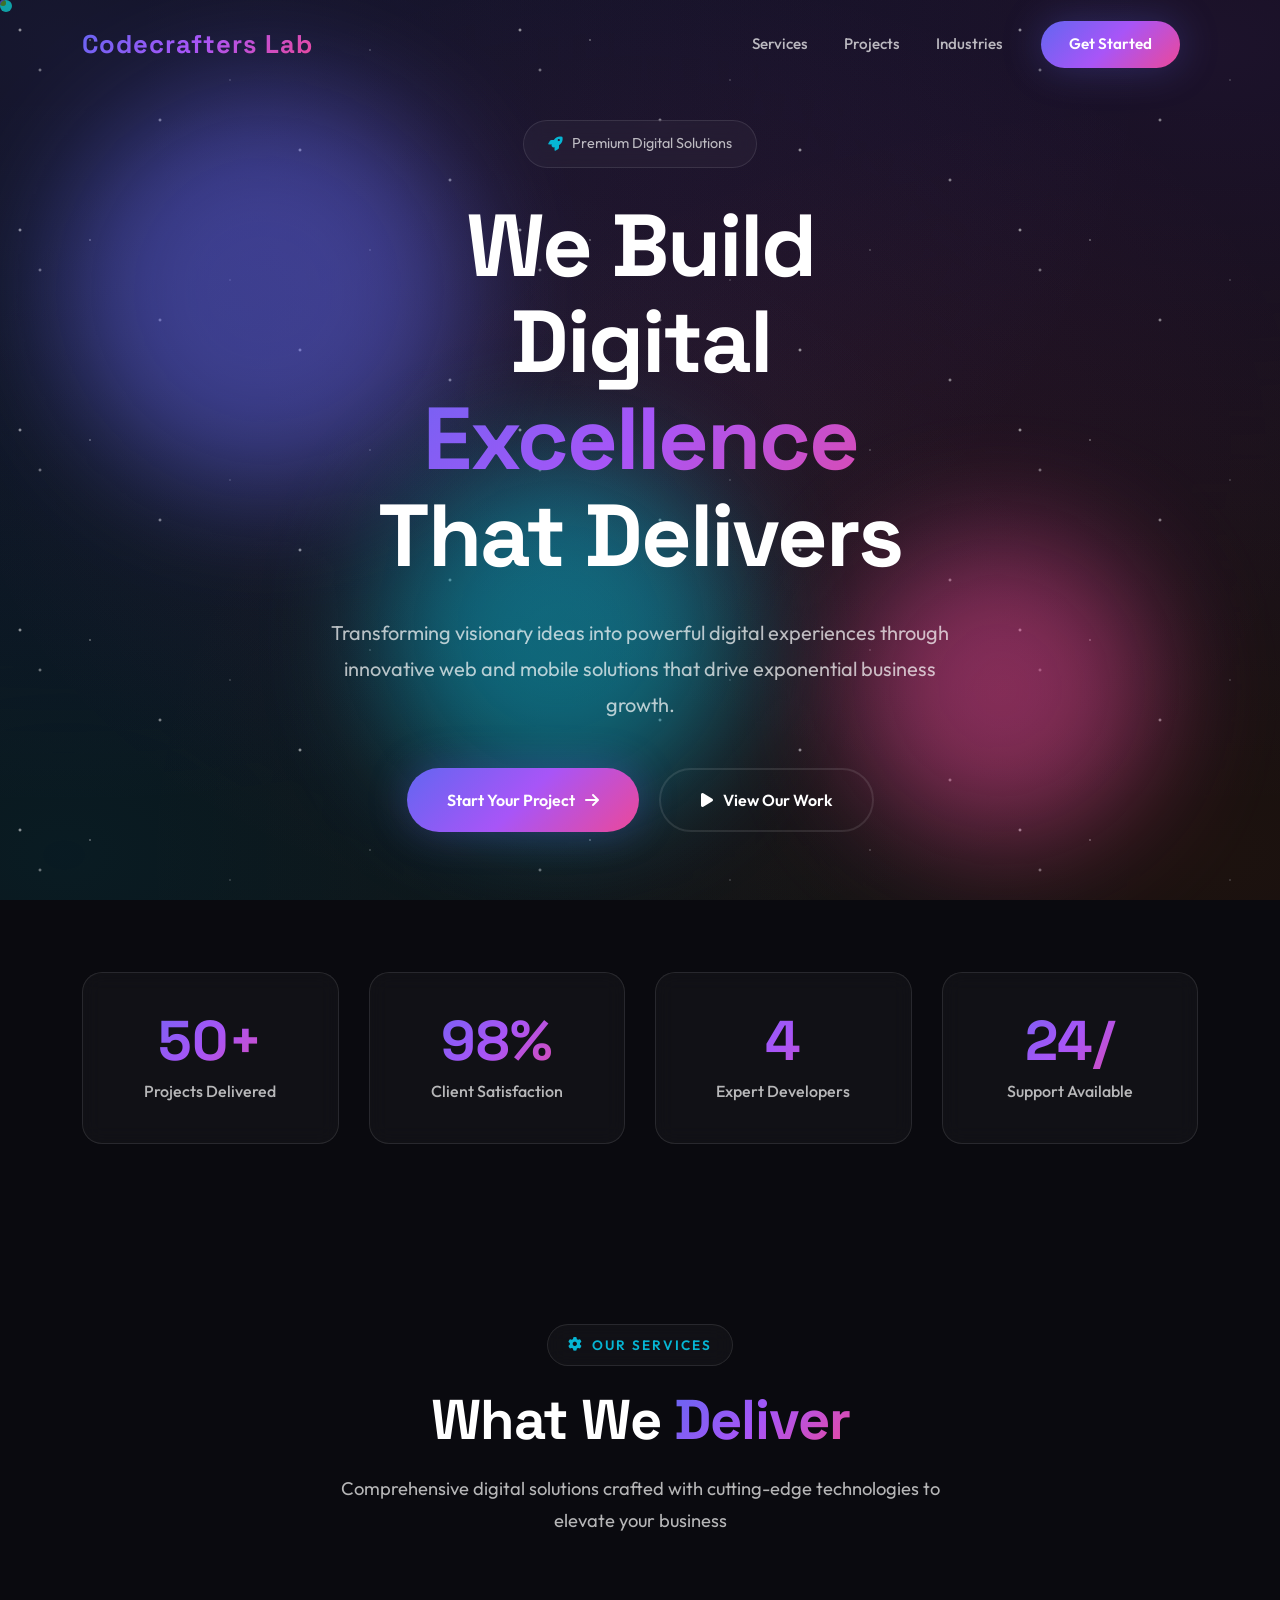
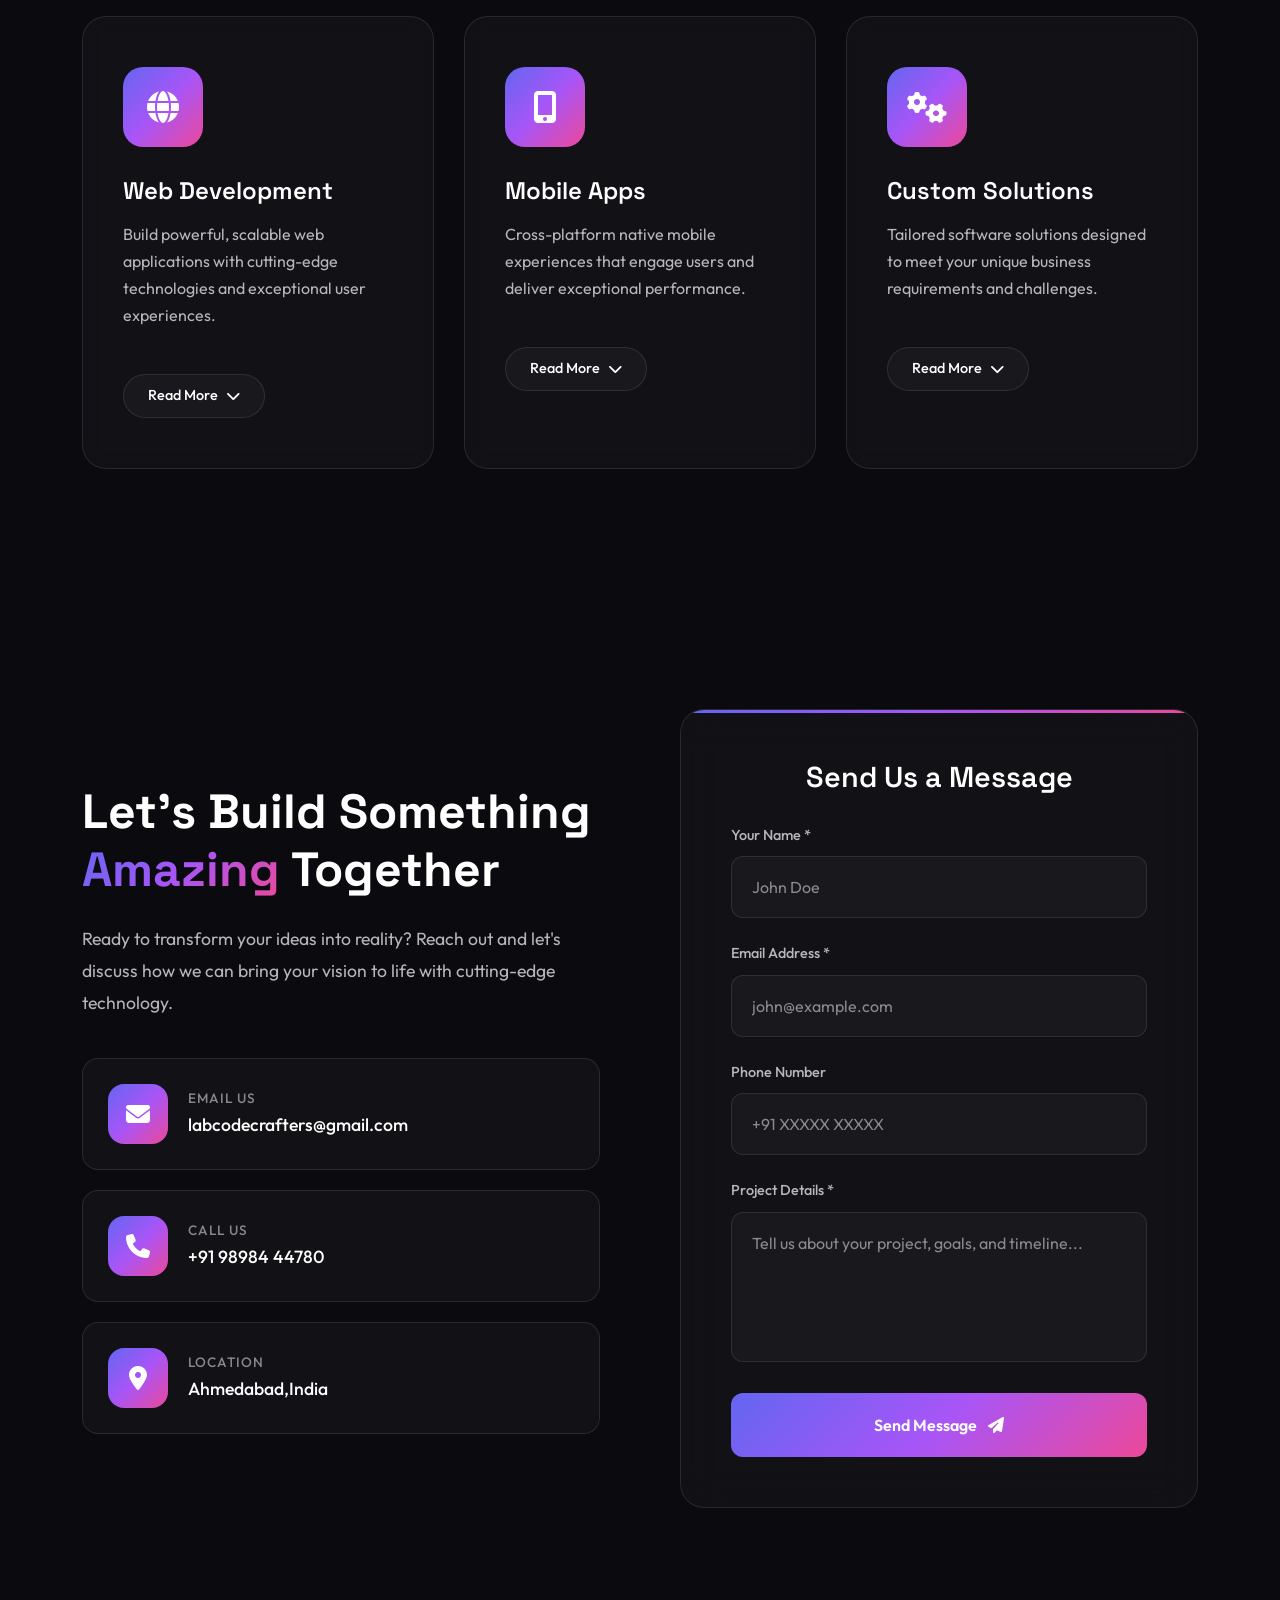
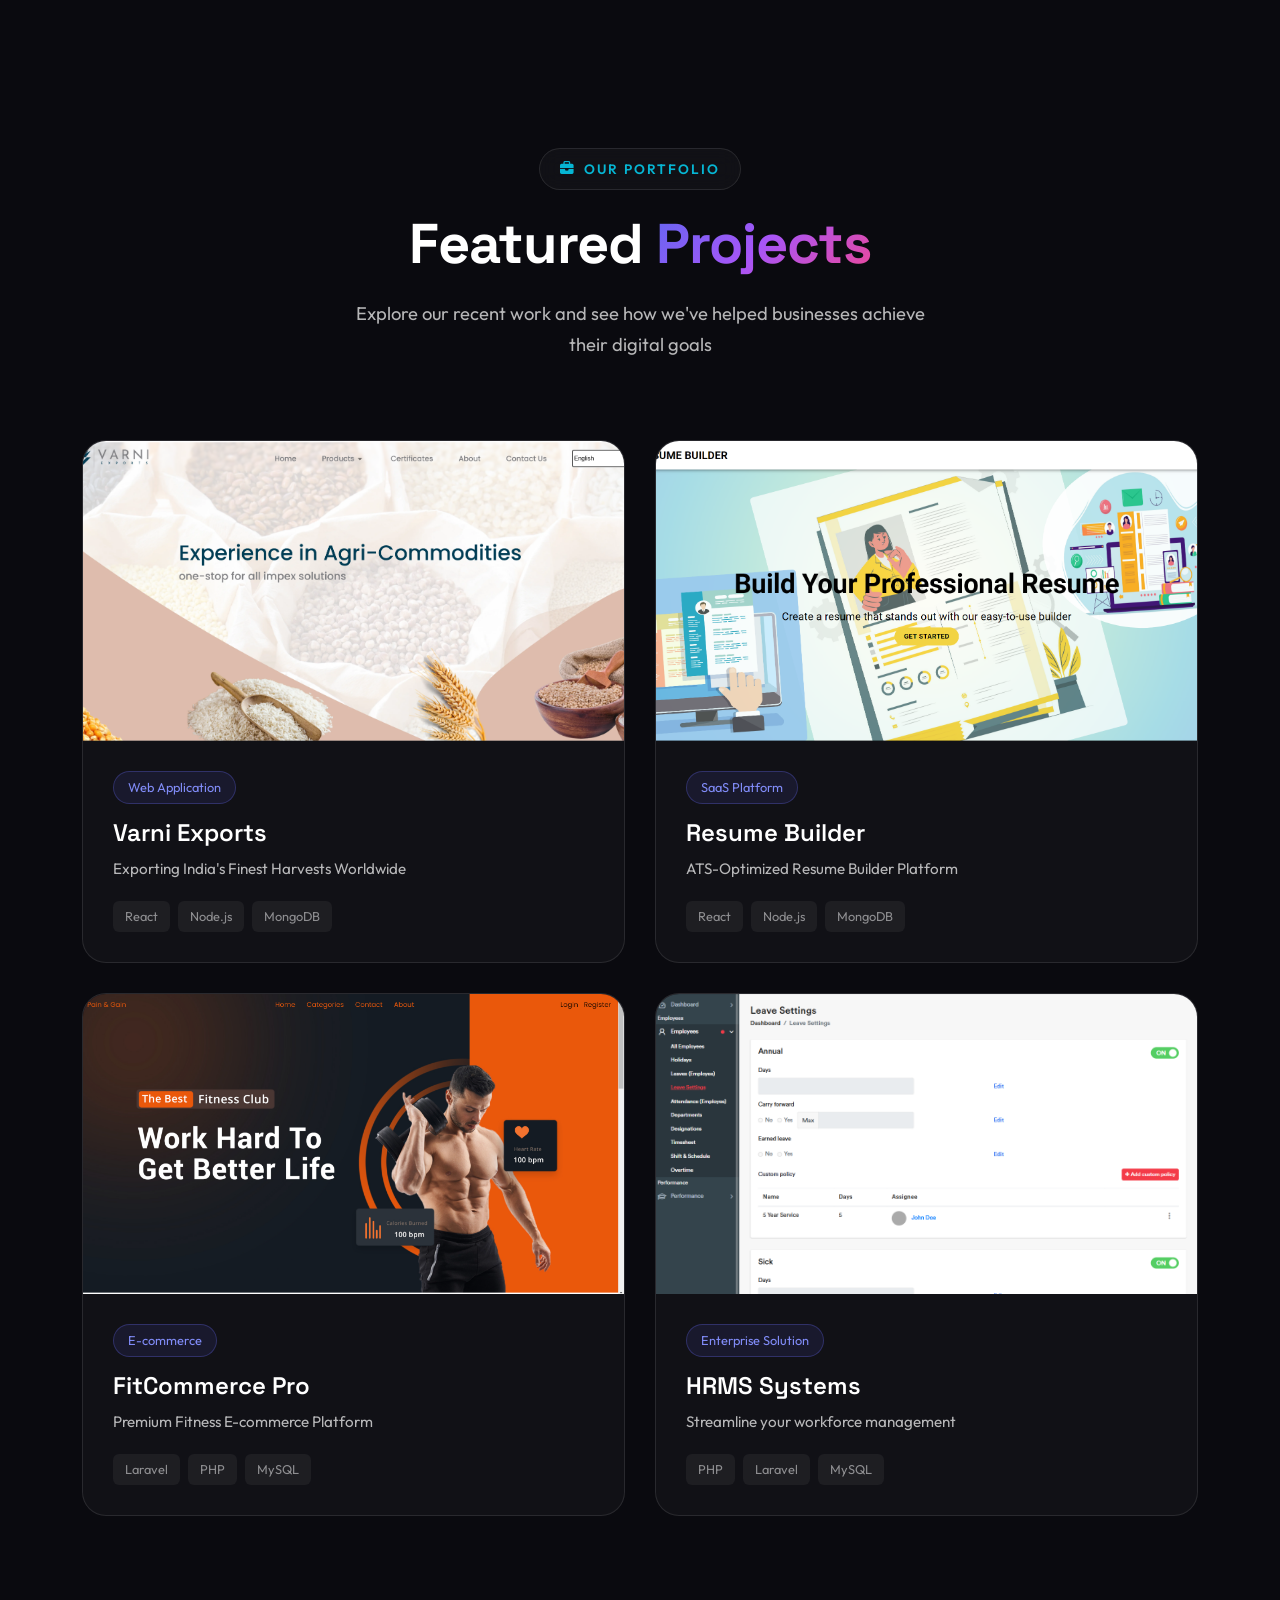
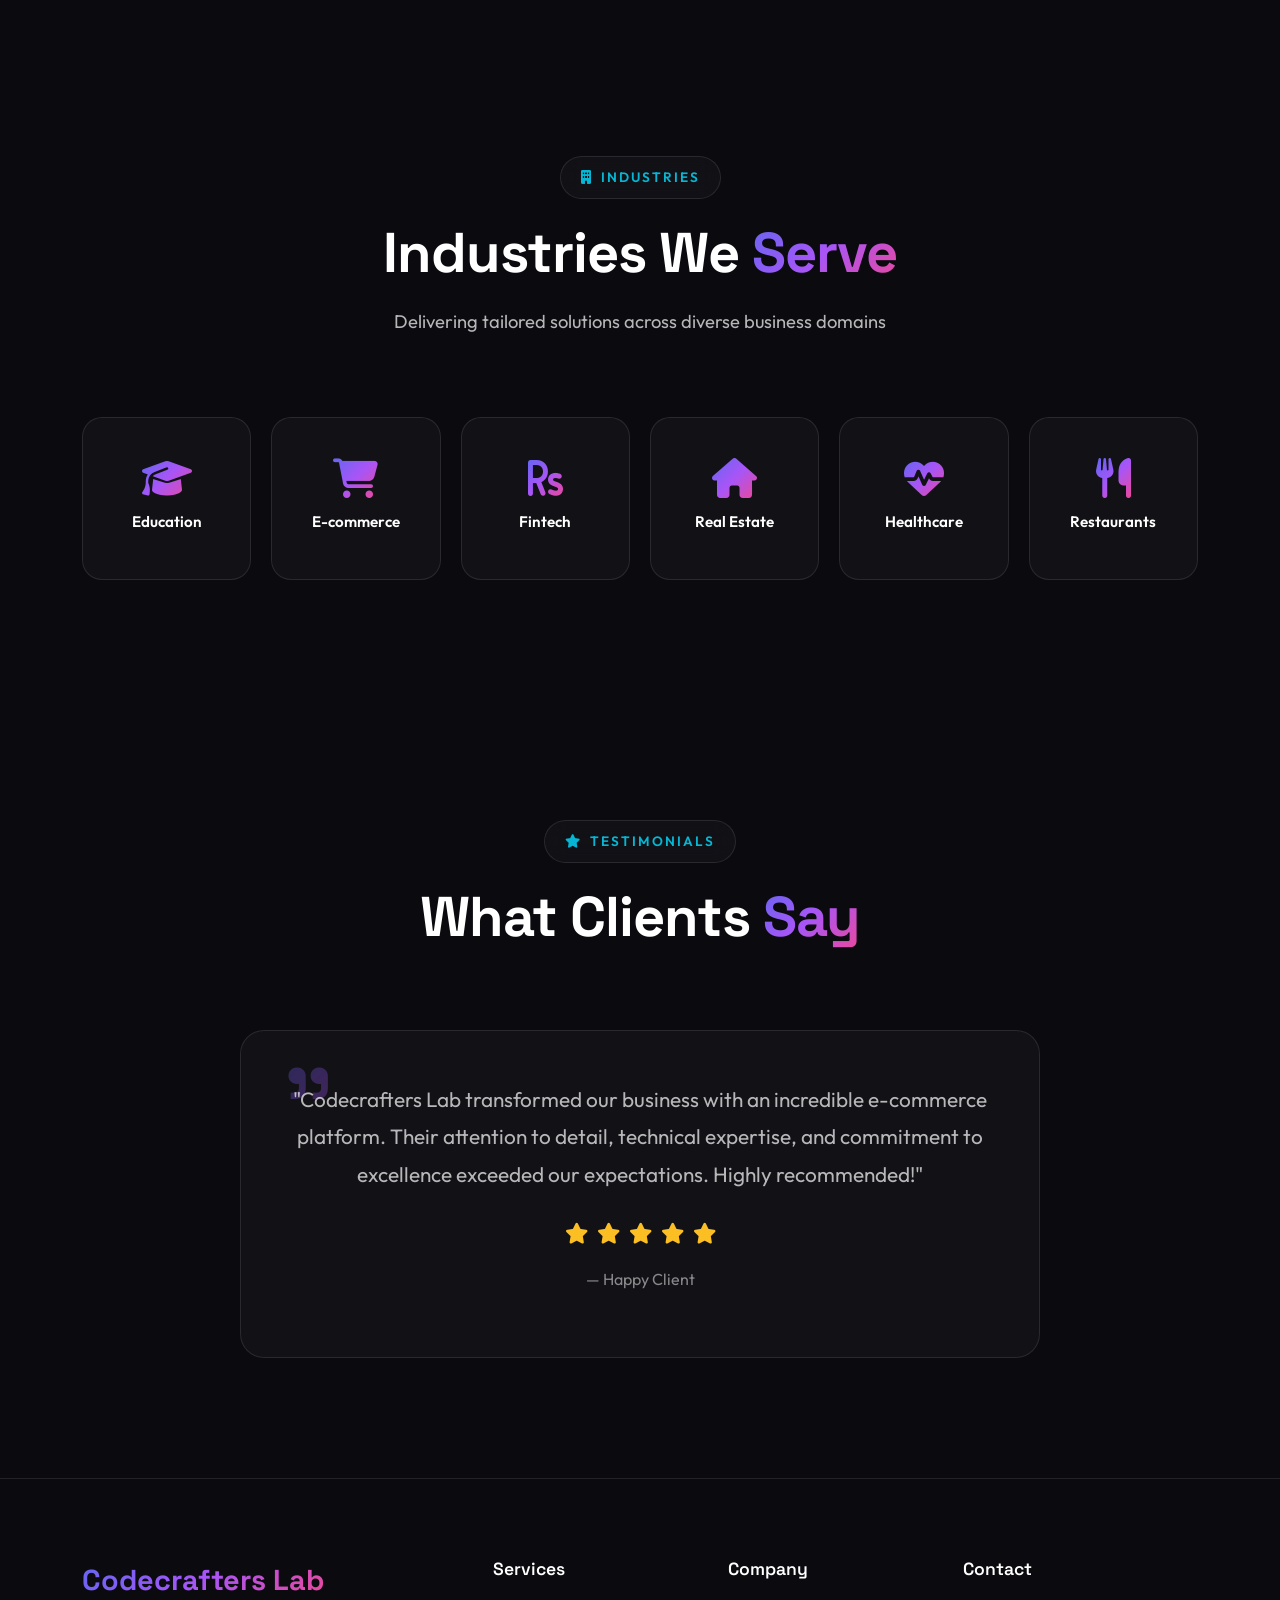
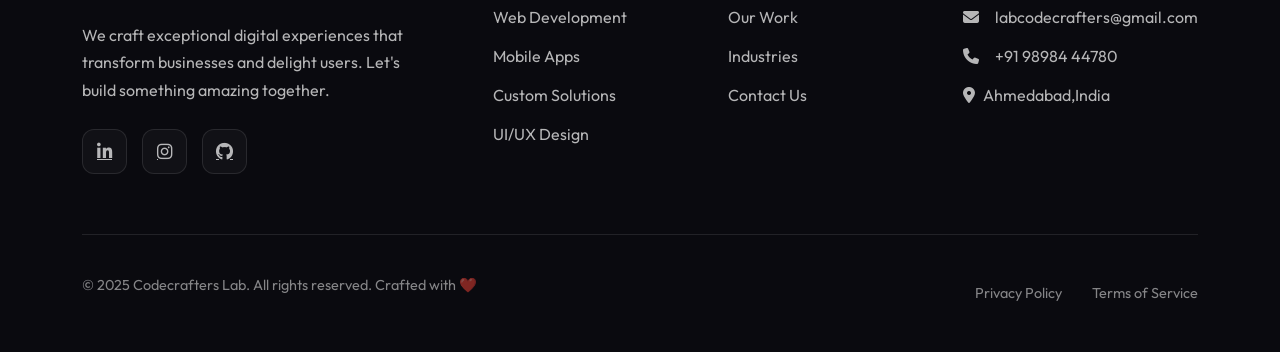
<file: index.html>
<!DOCTYPE html>
<html lang="en">

<head>
    <meta charset="UTF-8">
    <meta name="viewport" content="width=device-width, initial-scale=1.0">
    <title>Codecrafters Lab | Premium Digital Solutions</title>
    <link href="https://cdn.jsdelivr.net/npm/bootstrap@5.3.0/dist/css/bootstrap.min.css" rel="stylesheet">
    <link rel="stylesheet" href="https://cdnjs.cloudflare.com/ajax/libs/font-awesome/6.4.0/css/all.min.css">
    <link href="https://unpkg.com/aos@2.3.1/dist/aos.css" rel="stylesheet">
    <link
        href="https://fonts.googleapis.com/css2?family=Outfit:wght@300;400;500;600;700;800;900&family=Space+Grotesk:wght@300;400;500;600;700&display=swap"
        rel="stylesheet">
    <link rel="stylesheet" href="/style.css">
</head>

<body>
    <!-- Loading Screen -->
    <div class="loading-screen" id="loadingScreen">
        <div class="loader">
            <div class="loader-ring"></div>
            <div class="loader-ring"></div>
            <div class="loader-ring"></div>
        </div>
        <div class="loader-text">Loading</div>
        <div class="loading-progress">
            <div class="loading-progress-bar"></div>
        </div>
    </div>

    <!-- Scroll Progress -->
    <div class="scroll-progress" id="scrollProgress"></div>

    <!-- Custom Cursor -->
    <div class="cursor" id="cursor"></div>

    <!-- Aurora Background -->
    <div class="aurora-bg">
        <div class="aurora-gradient"></div>
        <div class="stars"></div>
        <div class="orb orb-1"></div>
        <div class="orb orb-2"></div>
        <div class="orb orb-3"></div>
    </div>

    <!-- Navigation -->
    <nav class="navbar navbar-expand-lg">
        <div class="container">
            <a class="navbar-brand" href="#">Codecrafters Lab</a>
            <button class="navbar-toggler" type="button" data-bs-toggle="collapse" data-bs-target="#navbarNav">
                <span class="navbar-toggler-icon"></span>
            </button>
            <div class="collapse navbar-collapse" id="navbarNav">
                <ul class="navbar-nav ms-auto align-items-center">
                    <li class="nav-item"><a class="nav-link" href="#services">Services</a></li>
                    <li class="nav-item"><a class="nav-link" href="#projects">Projects</a></li>
                    <li class="nav-item"><a class="nav-link" href="#industries">Industries</a></li>
                    <li class="nav-item"><a class="nav-link nav-cta" href="#contact">Get Started</a></li>
                </ul>
            </div>
        </div>
    </nav>

    <!-- Hero Section -->
    <section class="hero-section">
        <div class="hero-content">
            <div class="hero-badge" data-aos="fade-up">
                <i class="fas fa-rocket"></i>
                Premium Digital Solutions
            </div>
            <h1 class="hero-title">
                <span class="line"><span>We Build</span></span>
                <span class="line"><span>Digital <span class="gradient-text">Excellence</span></span></span>
                <span class="line"><span>That Delivers</span></span>
            </h1>
            <p class="hero-description">
                Transforming visionary ideas into powerful digital experiences through innovative web and mobile
                solutions that drive exponential business growth.
            </p>
            <div class="hero-buttons">
                <a href="#contact" class="btn-primary-gradient">
                    Start Your Project
                    <i class="fas fa-arrow-right"></i>
                </a>
                <a href="#projects" class="btn-outline-glow">
                    <i class="fas fa-play"></i>
                    View Our Work
                </a>
            </div>
        </div>
    </section>

    <!-- Stats Section -->
    <section class="stats-section">
        <div class="container">
            <div class="stats-container">
                <div class="stat-card" data-aos="fade-up" data-aos-delay="100">
                    <div class="stat-number" data-count="50">0+</div>
                    <div class="stat-label">Projects Delivered</div>
                </div>
                <div class="stat-card" data-aos="fade-up" data-aos-delay="200">
                    <div class="stat-number" data-count="98">0%</div>
                    <div class="stat-label">Client Satisfaction</div>
                </div>
                <div class="stat-card" data-aos="fade-up" data-aos-delay="300">
                    <div class="stat-number" data-count="4">0</div>
                    <div class="stat-label">Expert Developers</div>
                </div>
                <div class="stat-card" data-aos="fade-up" data-aos-delay="400">
                    <div class="stat-number" data-count="24">0/7</div>
                    <div class="stat-label">Support Available</div>
                </div>
            </div>
        </div>
    </section>

    <!-- Services Section -->

    <!-- Services Section -->
    <section id="services" class="section">
        <div class="container">
            <div class="section-header" data-aos="fade-up">
                <div class="section-badge">
                    <i class="fas fa-cog"></i>
                    Our Services
                </div>
                <h2 class="section-title">What We <span class="gradient-text">Deliver</span></h2>
                <p class="section-subtitle">Comprehensive digital solutions crafted with cutting-edge technologies to
                    elevate your business</p>
            </div>

            <div class="services-grid">

                <!-- Web Development Card -->
                <div class="service-card" data-aos="fade-up" data-aos-delay="100">
                    <div class="service-icon-wrapper">
                        <i class="fas fa-globe"></i>
                    </div>
                    <h3 class="service-title">Web Development</h3>
                    <p class="service-description">Build powerful, scalable web applications with cutting-edge
                        technologies and exceptional user experiences.</p>

                    <!-- Hidden Expandable Content -->
                    <div class="service-expandable-content">
                        <div class="service-divider"></div>
                        <ul class="service-features">
                            <li>
                                <span class="feat-icon"><i class="fas fa-brain"></i></span>
                                <div>
                                    <strong style="color: var(--text-primary); font-size: 0.95rem;">NewGen AI
                                        Solutions</strong>
                                    <p style="margin: 4px 0 0; font-size: 0.88rem;">Next-generation AI-integrated web
                                        platforms that automate workflows and deliver smarter user experiences.</p>
                                </div>
                            </li>
                            <li>
                                <span class="feat-icon"><i class="fas fa-code"></i></span>
                                <div>
                                    <strong style="color: var(--text-primary); font-size: 0.95rem;">Dynamic Web
                                        Development</strong>
                                    <p style="margin: 4px 0 0; font-size: 0.88rem;">Responsive, fast-loading, and
                                        interactive web apps engineered for performance and scalability.</p>
                                </div>
                            </li>
                            <li>
                                <span class="feat-icon"><i class="fas fa-earth-americas"></i></span>
                                <div>
                                    <strong style="color: var(--text-primary); font-size: 0.95rem;">Global Market
                                        Solutions</strong>
                                    <p style="margin: 4px 0 0; font-size: 0.88rem;">Multi-language, multi-currency web
                                        solutions built to expand your reach across global markets.</p>
                                </div>
                            </li>
                        </ul>

                        <div class="service-tags">
                            <span class="service-tag">React.js</span>
                            <span class="service-tag">Node.js</span>
                            <span class="service-tag">Laravel</span>
                            <span class="service-tag">WordPress</span>
                        </div>
                    </div>


                    <button class="read-more-btn">
                        <span>Read More</span>
                        <i class="fas fa-chevron-down"></i>
                    </button>
                </div>

                <!-- Mobile Apps Card -->
                <div class="service-card" data-aos="fade-up" data-aos-delay="200">
                    <div class="service-icon-wrapper">
                        <i class="fas fa-mobile-screen-button"></i>
                    </div>
                    <h3 class="service-title">Mobile Apps</h3>
                    <p class="service-description">Cross-platform native mobile experiences that engage users and
                        deliver exceptional performance.</p>

                    <!-- Hidden Expandable Content -->
                    <div class="service-expandable-content">
                        <div class="service-divider"></div>
                        <ul class="service-features">
                            <li>
                                <span class="feat-icon"><i class="fas fa-hand-pointer"></i></span>
                                <div>
                                    <strong style="color: var(--text-primary); font-size: 0.95rem;">Easy User
                                        Interface</strong>
                                    <p style="margin: 4px 0 0; font-size: 0.88rem;">Intuitive, clean interfaces designed
                                        for
                                        effortless navigation and an outstanding user experience.</p>
                                </div>
                            </li>
                            <li>
                                <span class="feat-icon"><i class="fas fa-layer-group"></i></span>
                                <div>
                                    <strong style="color: var(--text-primary); font-size: 0.95rem;">360° UI/UX
                                        Development</strong>
                                    <p style="margin: 4px 0 0; font-size: 0.88rem;">End-to-end design and development
                                        covering wireframes, prototypes, and pixel-perfect implementation.</p>
                                </div>
                            </li>
                            <li>
                                <span class="feat-icon"><i class="fas fa-robot"></i></span>
                                <div>
                                    <strong style="color: var(--text-primary); font-size: 0.95rem;">AI Model
                                        Accuracy</strong>
                                    <p style="margin: 4px 0 0; font-size: 0.88rem;">Integrate powerful AI models
                                        directly
                                        into your mobile app for smart features and predictive capabilities.</p>
                                </div>
                            </li>
                        </ul>
                        <div class="service-tags">
                            <span class="service-tag">React Native</span>
                            <span class="service-tag">Flutter</span>
                            <span class="service-tag">Firebase</span>
                        </div>
                    </div>


                    <button class="read-more-btn">
                        <span>Read More</span>
                        <i class="fas fa-chevron-down"></i>
                    </button>
                </div>

                <!-- Custom Solutions Card -->
                <div class="service-card" data-aos="fade-up" data-aos-delay="300">
                    <div class="service-icon-wrapper">
                        <i class="fas fa-gears"></i>
                    </div>
                    <h3 class="service-title">Custom Solutions</h3>
                    <p class="service-description">Tailored software solutions designed to meet your unique business
                        requirements and challenges.</p>

                    <!-- Hidden Expandable Content -->
                    <div class="service-expandable-content">
                        <div class="service-divider"></div>
                        <ul class="service-features">
                            <li>
                                <span class="feat-icon"><i class="fas fa-microchip"></i></span>
                                <div>
                                    <strong style="color: var(--text-primary); font-size: 0.95rem;">Digital Solutions
                                        with
                                        AI</strong>
                                    <p style="margin: 4px 0 0; font-size: 0.88rem;">AI-powered custom software that
                                        learns,
                                        adapts, and drives intelligent automation for your business.</p>
                                </div>
                            </li>
                            <li>
                                <span class="feat-icon"><i class="fas fa-building"></i></span>
                                <div>
                                    <strong style="color: var(--text-primary); font-size: 0.95rem;">ERP
                                        Development</strong>
                                    <p style="margin: 4px 0 0; font-size: 0.88rem;">Comprehensive ERP systems to unify
                                        your
                                        operations — finance, inventory, sales, and more in one platform.</p>
                                </div>
                            </li>
                            <li>
                                <span class="feat-icon"><i class="fas fa-users-gear"></i></span>
                                <div>
                                    <strong style="color: var(--text-primary); font-size: 0.95rem;">HRMS AI-Based
                                        Solution</strong>
                                    <p style="margin: 4px 0 0; font-size: 0.88rem;">Smart HR management systems with
                                        AI-driven attendance, payroll, and employee analytics.</p>
                                </div>
                            </li>
                        </ul>
                        <div class="service-tags">
                            <span class="service-tag">ERP Systems</span>
                            <span class="service-tag">CRM</span>
                            <span class="service-tag">APIs</span>
                        </div>
                    </div>


                    <button class="read-more-btn">
                        <span>Read More</span>
                        <i class="fas fa-chevron-down"></i>
                    </button>
                </div>

            </div>
        </div>
    </section>
    <!-- Contact Section -->
    <section id="contact" class="section contact-section">
        <div class="container">
            <div class="contact-container">
                <div class="contact-info" data-aos="fade-right">
                    <h2>Let's Build Something <span class="gradient-text">Amazing</span> Together</h2>
                    <p>Ready to transform your ideas into reality? Reach out and let's discuss how we can bring your
                        vision to life with cutting-edge technology.</p>

                    <div class="contact-methods">
                        <a href="mailto:labcodecrafters@gmail.com" class="contact-method">
                            <div class="contact-method-icon">
                                <i class="fas fa-envelope"></i>
                            </div>
                            <div class="contact-method-content">
                                <h4>Email Us</h4>
                                <span>labcodecrafters@gmail.com</span>
                            </div>
                        </a>
                        <a href="tel:+919909752650" class="contact-method">
                            <div class="contact-method-icon">
                                <i class="fas fa-phone"></i>
                            </div>
                            <div class="contact-method-content">
                                <h4>Call Us</h4>
                                <span>+91 98984 44780</span>
                            </div>
                        </a>
                        <div class="contact-method">
                            <div class="contact-method-icon">
                                <i class="fas fa-map-marker-alt"></i>
                            </div>
                            <div class="contact-method-content">
                                <h4>Location</h4>
                                <span>Ahmedabad,India</span>
                            </div>
                        </div>
                    </div>
                </div>

                <div class="contact-form-card" data-aos="fade-left">
                    <h3 class="form-title">Send Us a Message</h3>
                    <form id="contactForm">
                        <div class="row">
                            <div class="col-md-12">
                                <div class="form-group">
                                    <label class="form-label">Your Name *</label>
                                    <input type="text" class="form-control-custom" placeholder="John Doe" required>
                                </div>
                            </div>
                            <div class="col-md-12">
                                <div class="form-group">
                                    <label class="form-label">Email Address *</label>
                                    <input type="email" class="form-control-custom" placeholder="john@example.com"
                                        required>
                                </div>
                            </div>
                        </div>
                        <div class="row">
                            <div class="col-md-12">
                                <div class="form-group">
                                    <label class="form-label">Phone Number</label>
                                    <input type="tel" class="form-control-custom" placeholder="+91 XXXXX XXXXX">
                                </div>
                            </div>

                        </div>
                        <div class="form-group">
                            <label class="form-label">Project Details *</label>
                            <textarea class="form-control-custom"
                                placeholder="Tell us about your project, goals, and timeline..." required></textarea>
                        </div>
                        <button type="submit" class="btn-submit">
                            <span>Send Message</span>
                            <i class="fas fa-paper-plane ms-2"></i>
                        </button>
                    </form>
                </div>
            </div>
        </div>
    </section>

    <!-- Projects Section -->
    <section id="projects" class="section">
        <div class="container">
            <div class="section-header" data-aos="fade-up">
                <div class="section-badge">
                    <i class="fas fa-briefcase"></i>
                    Our Portfolio
                </div>
                <h2 class="section-title">Featured <span class="gradient-text">Projects</span></h2>
                <p class="section-subtitle">Explore our recent work and see how we've helped businesses achieve their
                    digital goals</p>
            </div>

            <div class="projects-grid" id="projectsGrid">
                <!-- Projects will be dynamically inserted -->
            </div>
        </div>
    </section>

    <!-- Industries Section -->
    <section id="industries" class="section">
        <div class="container">
            <div class="section-header" data-aos="fade-up">
                <div class="section-badge">
                    <i class="fas fa-building"></i>
                    Industries
                </div>
                <h2 class="section-title">Industries We <span class="gradient-text">Serve</span></h2>
                <p class="section-subtitle">Delivering tailored solutions across diverse business domains</p>
            </div>

            <div class="industries-grid">
                <div class="industry-card" data-aos="fade-up" data-aos-delay="100">
                    <i class="fas fa-graduation-cap industry-icon"></i>
                    <h6 class="industry-title">Education</h6>
                </div>
                <div class="industry-card" data-aos="fade-up" data-aos-delay="150">
                    <i class="fas fa-shopping-cart industry-icon"></i>
                    <h6 class="industry-title">E-commerce</h6>
                </div>
                <div class="industry-card" data-aos="fade-up" data-aos-delay="200">
                    <i class="fas fa-rupee-sign industry-icon"></i>
                    <h6 class="industry-title">Fintech</h6>
                </div>
                <div class="industry-card" data-aos="fade-up" data-aos-delay="250">
                    <i class="fas fa-home industry-icon"></i>
                    <h6 class="industry-title">Real Estate</h6>
                </div>
                <div class="industry-card" data-aos="fade-up" data-aos-delay="300">
                    <i class="fas fa-heartbeat industry-icon"></i>
                    <h6 class="industry-title">Healthcare</h6>
                </div>
                <div class="industry-card" data-aos="fade-up" data-aos-delay="350">
                    <i class="fas fa-utensils industry-icon"></i>
                    <h6 class="industry-title">Restaurants</h6>
                </div>
            </div>
        </div>
    </section>

    <!-- Testimonial Section -->
    <section class="section">
        <div class="container">
            <div class="section-header" data-aos="fade-up">
                <div class="section-badge">
                    <i class="fas fa-star"></i>
                    Testimonials
                </div>
                <h2 class="section-title">What Clients <span class="gradient-text">Say</span></h2>
            </div>

            <div class="testimonial-card" data-aos="fade-up">
                <p class="testimonial-text">
                    "Codecrafters Lab transformed our business with an incredible e-commerce platform. Their attention
                    to detail, technical expertise, and commitment to excellence exceeded our expectations. Highly
                    recommended!"
                </p>
                <div class="testimonial-rating">
                    <i class="fas fa-star"></i>
                    <i class="fas fa-star"></i>
                    <i class="fas fa-star"></i>
                    <i class="fas fa-star"></i>
                    <i class="fas fa-star"></i>
                </div>
                <p style="color: var(--text-muted);">— Happy Client</p>
            </div>
        </div>
    </section>

    <!-- Footer -->
    <footer>
        <div class="container">
            <div class="footer-grid">
                <div>
                    <div class="footer-brand">Codecrafters Lab</div>
                    <p class="footer-description">
                        We craft exceptional digital experiences that transform businesses and delight users. Let's
                        build something amazing together.
                    </p>
                    <div class="footer-social">
                        <a href="https://www.linkedin.com/in/codecrafters-lab/" target="_blank"><i
                                class="fab fa-linkedin-in"></i></a>
                        <a href="https://www.instagram.com/codecrafts.lab?igsh=dXlvcHdneGkxZGhq&utm_source=ig_contact_invite"
                            target="_blank"><i class="fab fa-instagram"></i></a>
                        <a href="#"><i class="fab fa-github"></i></a>
                    </div>
                </div>
                <div>
                    <h4 class="footer-title">Services</h4>
                    <ul class="footer-links">
                        <li><a href="#services">Web Development</a></li>
                        <li><a href="#services">Mobile Apps</a></li>
                        <li><a href="#services">Custom Solutions</a></li>
                        <li><a href="#services">UI/UX Design</a></li>
                    </ul>
                </div>
                <div>
                    <h4 class="footer-title">Company</h4>
                    <ul class="footer-links">
                        <li><a href="#projects">Our Work</a></li>
                        <li><a href="#industries">Industries</a></li>
                        <li><a href="#contact">Contact Us</a></li>
                    </ul>
                </div>
                <div>
                    <h4 class="footer-title">Contact</h4>
                    <ul class="footer-links">
                        <li><a href="mailto:labcodecrafters@gmail.com"><i
                                    class="fas fa-envelope me-2"></i>labcodecrafters@gmail.com</a></li>
                        <li><a href="tel:+919909752650"><i class="fas fa-phone me-2"></i>+91 98984 44780</a></li>
                        <li><span style="color: var(--text-secondary);"><i
                                    class="fas fa-map-marker-alt me-2"></i>Ahmedabad,India</span></li>
                    </ul>
                </div>
            </div>
            <div class="footer-bottom">
                <p>© 2025 Codecrafters Lab. All rights reserved. Crafted with ❤️</p>
                <div class="footer-bottom-links">
                    <a href="#">Privacy Policy</a>
                    <a href="#">Terms of Service</a>
                </div>
            </div>
        </div>
    </footer>

    <!-- Back to Top -->
    <div class="back-to-top" id="backToTop">
        <i class="fas fa-arrow-up"></i>
    </div>

    <script src="https://cdn.jsdelivr.net/npm/bootstrap@5.3.0/dist/js/bootstrap.bundle.min.js"></script>
    <script src="https://unpkg.com/aos@2.3.1/dist/aos.js"></script>
    <script>
        // Loading Screen
        window.addEventListener('load', () => {
            setTimeout(() => {
                const loadingScreen = document.getElementById('loadingScreen');
                loadingScreen.style.opacity = '0';
                setTimeout(() => {
                    loadingScreen.style.display = 'none';
                }, 500);
            }, 2500);
        });

        // Initialize AOS
        AOS.init({
            duration: 800,
            easing: 'ease-out-cubic',
            once: true,
            offset: 50
        });

        // Custom Cursor
        const cursor = document.getElementById('cursor');
        const trailCount = 5;
        const trails = [];

        for (let i = 0; i < trailCount; i++) {
            const trail = document.createElement('div');
            trail.className = 'cursor-trail';
            trail.style.opacity = (trailCount - i) / trailCount * 0.3;
            document.body.appendChild(trail);
            trails.push({ el: trail, x: 0, y: 0 });
        }

        let mouseX = 0, mouseY = 0;

        document.addEventListener('mousemove', (e) => {
            mouseX = e.clientX;
            mouseY = e.clientY;

            cursor.style.left = mouseX + 'px';
            cursor.style.top = mouseY + 'px';
        });

        function animateTrails() {
            let x = mouseX;
            let y = mouseY;

            trails.forEach((trail, index) => {
                const nextTrail = trails[index + 1] || trails[0];

                trail.x += (x - trail.x) * 0.3;
                trail.y += (y - trail.y) * 0.3;

                trail.el.style.left = trail.x + 'px';
                trail.el.style.top = trail.y + 'px';

                x = trail.x;
                y = trail.y;
            });

            requestAnimationFrame(animateTrails);
        }
        animateTrails();

        // Cursor hover effect
        const hoverElements = document.querySelectorAll('a, button, .service-card, .project-card, .industry-card, .stat-card, .contact-method');
        hoverElements.forEach(el => {
            el.addEventListener('mouseenter', () => cursor.classList.add('hover'));
            el.addEventListener('mouseleave', () => cursor.classList.remove('hover'));
        });

        // Navbar scroll effect
        window.addEventListener('scroll', () => {
            const navbar = document.querySelector('.navbar');
            if (window.scrollY > 50) {
                navbar.classList.add('scrolled');
            } else {
                navbar.classList.remove('scrolled');
            }

            // Scroll progress
            const scrollProgress = document.getElementById('scrollProgress');
            const scrollTop = window.scrollY;
            const docHeight = document.documentElement.scrollHeight - window.innerHeight;
            const progress = (scrollTop / docHeight) * 100;
            scrollProgress.style.width = progress + '%';

            // Back to top visibility
            const backToTop = document.getElementById('backToTop');
            if (window.scrollY > 500) {
                backToTop.classList.add('visible');
            } else {
                backToTop.classList.remove('visible');
            }
        });

        // Back to top click
        document.getElementById('backToTop').addEventListener('click', () => {
            window.scrollTo({ top: 0, behavior: 'smooth' });
        });

        // Counter animation
        const counters = document.querySelectorAll('.stat-number');
        const observerOptions = { threshold: 0.5 };

        const counterObserver = new IntersectionObserver((entries) => {
            entries.forEach(entry => {
                if (entry.isIntersecting) {
                    const counter = entry.target;
                    const target = parseInt(counter.getAttribute('data-count'));
                    const suffix = counter.textContent.replace(/[0-9]/g, '');
                    let count = 0;
                    const increment = target / 50;

                    const updateCounter = () => {
                        if (count < target) {
                            count += increment;
                            counter.textContent = Math.ceil(count) + suffix;
                            requestAnimationFrame(updateCounter);
                        } else {
                            counter.textContent = target + suffix;
                        }
                    };
                    updateCounter();
                    counterObserver.unobserve(counter);
                }
            });
        }, observerOptions);

        counters.forEach(counter => counterObserver.observe(counter));

        // Project data
        const projects = [
            {
                title: "Varni Exports",
                description: "Exporting India's Finest Harvests Worldwide",
                image: "./images/varni-1.png",
                technologies: ["React", "Node.js", "MongoDB"],
                category: "Web Application",
                link: "project-urbanbazaar.html"
            },
            {
                title: "Resume Builder",
                description: "ATS-Optimized Resume Builder Platform",
                image: "./images/resume-1.png",
                technologies: ["React", "Node.js", "MongoDB"],
                category: "SaaS Platform",
                link: "project-foodiefleet.html"
            },
            {
                title: "FitCommerce Pro",
                description: "Premium Fitness E-commerce Platform",
                image: "./images/e-1.png",
                technologies: ["Laravel", "PHP", "MySQL"],
                category: "E-commerce",
                link: "project-edutrack.html"
            },
            {
                title: "HRMS Systems",
                description: "Streamline your workforce management",
                image: "./images/h-3.png",
                technologies: ["PHP", "Laravel", "MySQL"],
                category: "Enterprise Solution",
                link: "project-hrms.html"
            }
        ];


        // Read More functionality for service cards
        document.querySelectorAll('.read-more-btn').forEach(btn => {
            btn.addEventListener('click', function (e) {
                e.preventDefault();
                const card = this.closest('.service-card');
                card.classList.toggle('expanded');

                const span = this.querySelector('span');
                const icon = this.querySelector('i');

                if (card.classList.contains('expanded')) {
                    span.textContent = 'Read Less';
                    icon.classList.remove('fa-chevron-down');
                    icon.classList.add('fa-chevron-up');
                } else {
                    span.textContent = 'Read More';
                    icon.classList.remove('fa-chevron-up');
                    icon.classList.add('fa-chevron-down');
                }
            });
        });
        // Render projects
        const projectsGrid = document.getElementById('projectsGrid');
        projects.forEach((project, index) => {
            const projectCard = document.createElement('div');
            projectCard.className = 'project-card';
            projectCard.setAttribute('data-aos', 'fade-up');
            projectCard.setAttribute('data-aos-delay', (index + 1) * 100);
            projectCard.innerHTML = `
                <div class="project-image">
                    <img src="${project.image}" alt="${project.title}">
                    <div class="project-overlay"></div>
                    <a href="${project.link}" class="project-link">
                        <i class="fas fa-arrow-right"></i>
                    </a>
                </div>
                <div class="project-content">
                    <span class="project-category">${project.category}</span>
                    <h3 class="project-title">${project.title}</h3>
                    <p class="project-description">${project.description}</p>
                    <div class="project-tech">
                        ${project.technologies.map(tech => `<span>${tech}</span>`).join('')}
                    </div>
                </div>
            `;
            projectsGrid.appendChild(projectCard);
        });

        // Form submission

        document.getElementById('contactForm').addEventListener('submit', function (e) {
            e.preventDefault();

            const btn = this.querySelector('.btn-submit');
            const originalContent = btn.innerHTML;

            // Get form values
            let name = this.querySelector("input[placeholder='John Doe']").value;
            let email = this.querySelector("input[type='email']").value;
            let phone = this.querySelector("input[type='tel']").value;

            let details = this.querySelector("textarea").value;

            // Create WhatsApp message
            let message = `New Contact Form Submission:%0A
        Name: ${name}%0A
        Email: ${email}%0A
        Phone: ${phone}%0A
        Details: ${details}`;

            let whatsappNumber = "919624978161";
            let url = `https://wa.me/${whatsappNumber}?text=${message}`;

            // Button loading state
            btn.innerHTML = '<span>Sending...</span> <i class="fas fa-spinner fa-spin ms-2"></i>';
            btn.disabled = true;

            setTimeout(() => {
                // Open WhatsApp
                window.open(url, "_blank");

                btn.innerHTML = '<span>Message Sent!</span> <i class="fas fa-check ms-2"></i>';
                btn.style.background = 'linear-gradient(135deg, #10b981, #059669)';

                setTimeout(() => {
                    btn.innerHTML = originalContent;
                    btn.style.background = '';
                    btn.disabled = false;
                    this.reset();
                }, 3000);

            }, 2000);
        });

        // Smooth scroll
        document.querySelectorAll('a[href^="#"]').forEach(anchor => {
            anchor.addEventListener('click', function (e) {
                e.preventDefault();
                const target = document.querySelector(this.getAttribute('href'));
                if (target) {
                    target.scrollIntoView({ behavior: 'smooth', block: 'start' });
                }
            });
        });
    </script>
</body>

</html>
</file>
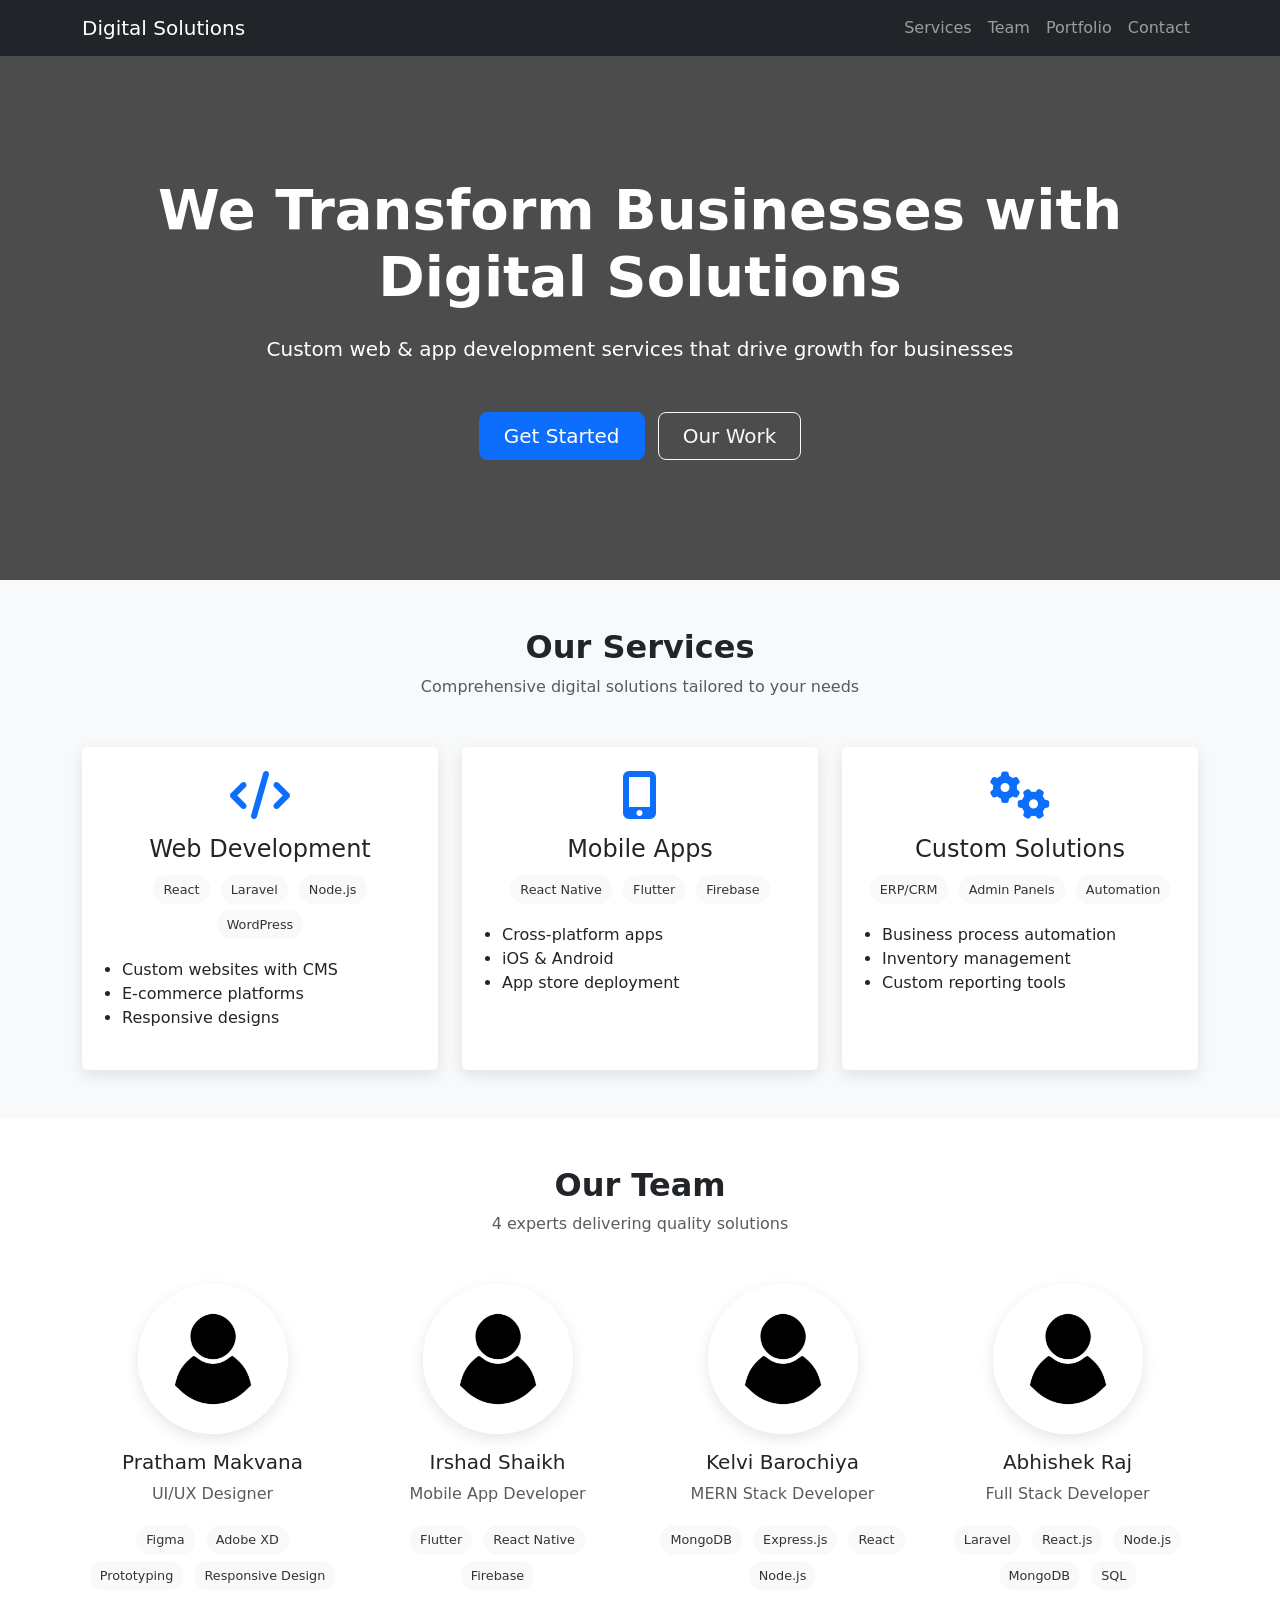
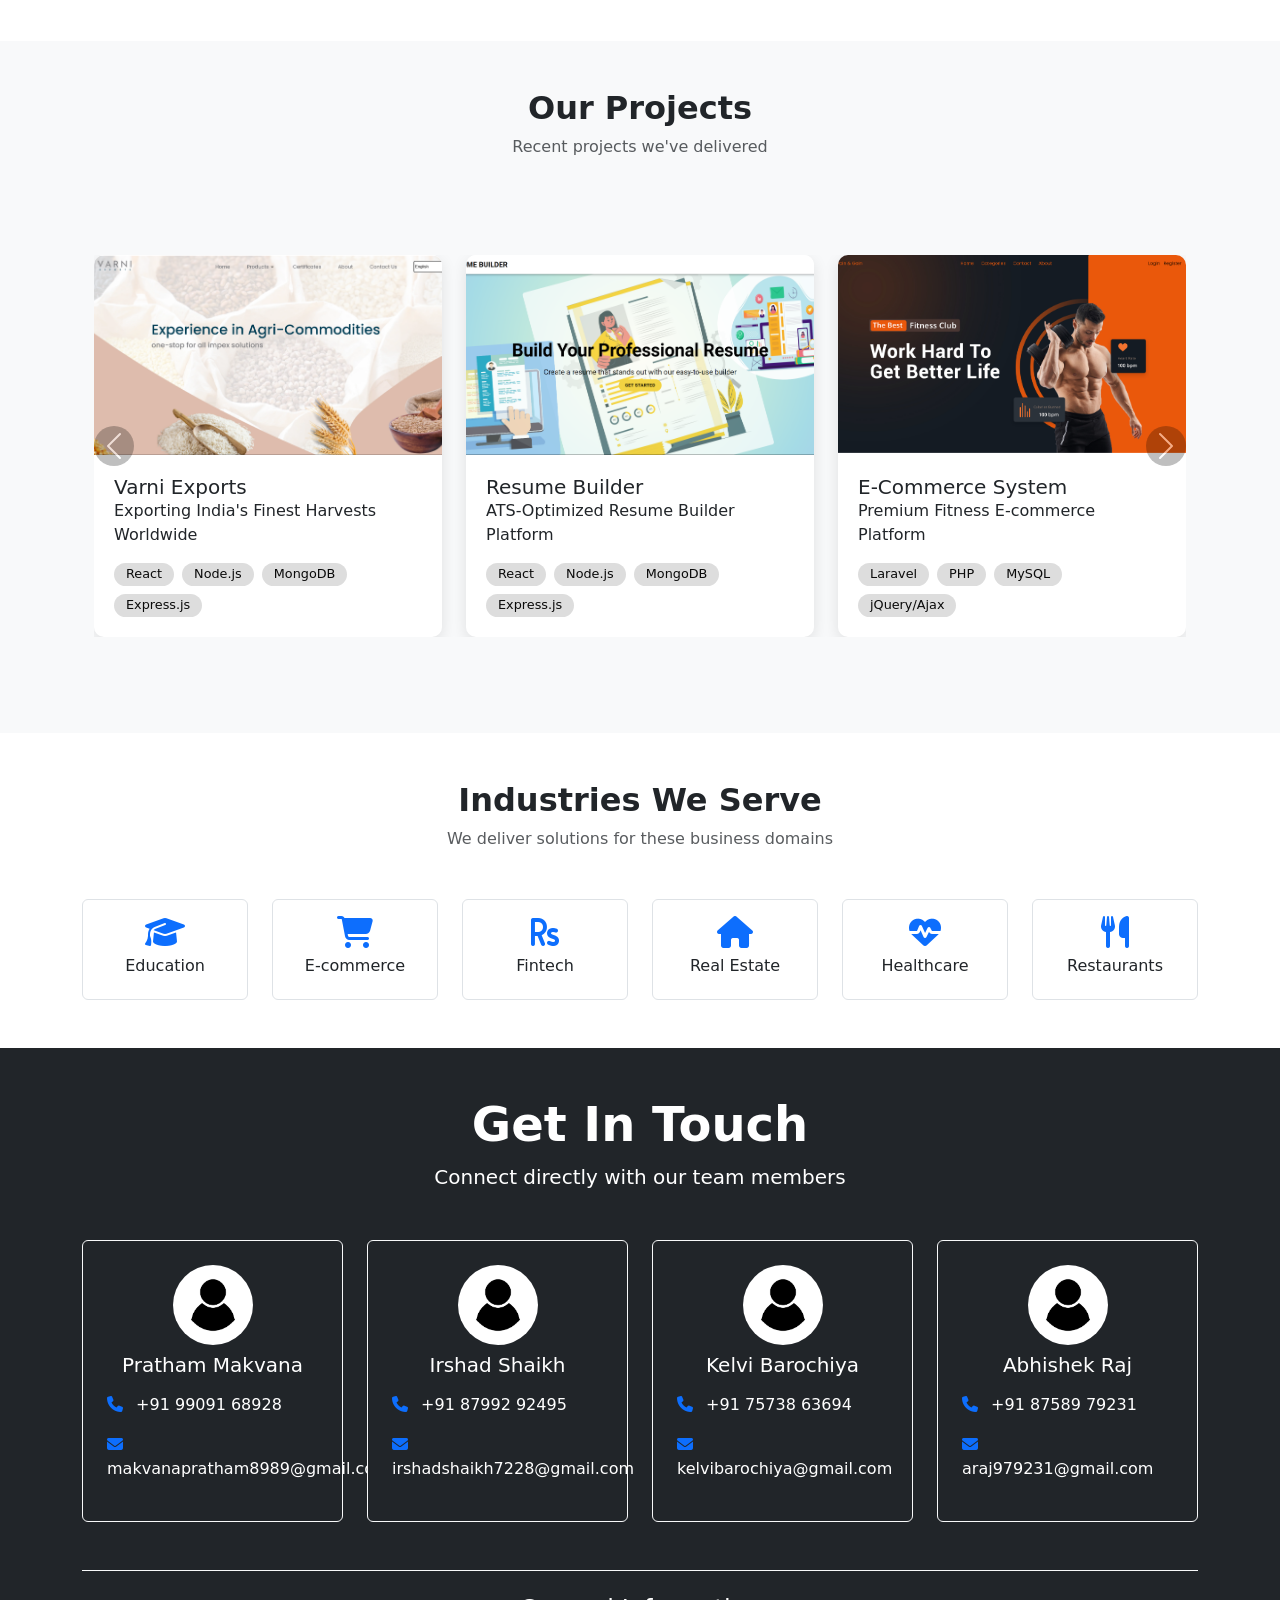
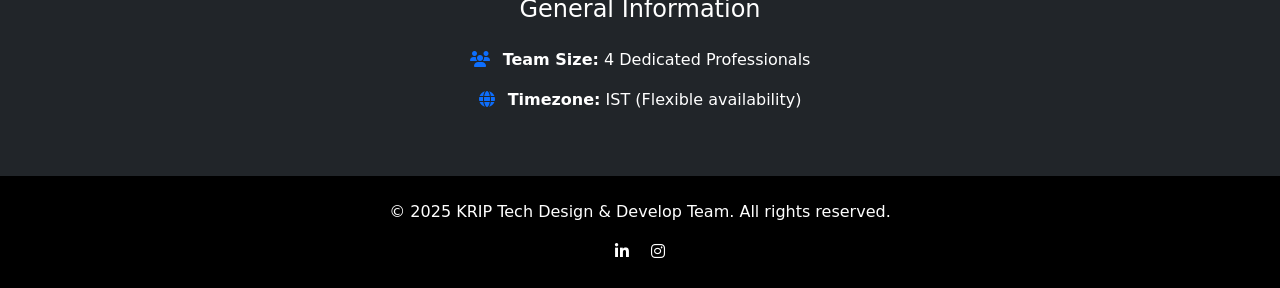
<file: backup.html>
<!DOCTYPE html>
<html lang="en">

<head>
    <meta charset="UTF-8">
    <meta name="viewport" content="width=device-width, initial-scale=1.0">
    <title>Digital Solutions Team | Web & App Development Services</title>
    <link href="https://cdn.jsdelivr.net/npm/bootstrap@5.3.0/dist/css/bootstrap.min.css" rel="stylesheet">
    <link rel="stylesheet" href="https://cdnjs.cloudflare.com/ajax/libs/font-awesome/6.4.0/css/all.min.css">
    <style>
        :root {
            --primary: #6f42c1;
            --secondary: #0d6efd;
        }

        .hero-section {
            background: linear-gradient(rgba(0, 0, 0, 0.7), rgba(0, 0, 0, 0.7)), url('https://images.unsplash.com/photo-1551434678-e076c223a692?ixlib=rb-1.2.1&auto=format&fit=crop&w=1350&q=80');
            background-size: cover;
            color: white;
            padding: 120px 0;
        }

        .service-card {
            transition: transform 0.3s;
            border: none;
            box-shadow: 0 5px 15px rgba(0, 0, 0, 0.1);
        }

        .service-card:hover {
            transform: translateY(-10px);
        }

        .skill-badge {
            background-color: #f8f9fa;
            color: #333;
            padding: 5px 10px;
            border-radius: 20px;
            margin: 3px;
            display: inline-block;
            font-size: 0.8rem;
        }

        .team-card img {
            width: 150px;
            height: 150px;
            object-fit: cover;
            border-radius: 50%;
            border: 5px solid white;
            box-shadow: 0 5px 15px rgba(0, 0, 0, 0.1);
        }

        .contact-info {
            background-color: #f8f9fa;
            color: #060606;
            border-radius: 10px;
            padding: 20px;
        }

        /* Add to existing styles */
        .project-read-more {
            position: absolute;
            bottom: 15px;
            right: 15px;
        }

        .project-images {
            display: grid;
            grid-template-columns: repeat(auto-fill, minmax(300px, 1fr));
            gap: 20px;
            margin: 30px 0;
        }

        .project-images img {
            border-radius: 8px;
            box-shadow: 0 5px 15px rgba(0, 0, 0, 0.1);
            width: 100%;
            height: 200px;
            object-fit: cover;
        }

        .project-details {
            background: #f8f9fa;
            padding: 30px;
            border-radius: 8px;
            margin: 20px 0;
        }

        .tech-badge {
            background-color: var(--primary);
            color: white;
            padding: 5px 10px;
            border-radius: 20px;
            margin-right: 5px;
            display: inline-block;
            font-size: 0.8rem;
        }

        .project-card {
            border-radius: 10px;
            overflow: hidden;
            box-shadow: 0 5px 15px rgba(0, 0, 0, 0.1);
            transition: transform 0.3s;
            height: 100%;
            background: white;
        }

        .project-card:hover {
            transform: translateY(-10px);
        }

        .card-img-container {
            position: relative;
            overflow: hidden;
            height: 200px;
        }

        .card-img-top {
            width: 100%;
            height: 100%;
            object-fit: cover;
            transition: transform 0.5s;
        }

        .project-overlay {
            position: absolute;
            top: 0;
            left: 0;
            width: 100%;
            height: 100%;
            background: rgba(0, 0, 0, 0.7);
            display: flex;
            align-items: center;
            justify-content: center;
            opacity: 0;
            transition: opacity 0.3s;
        }

        .project-card:hover .project-overlay {
            opacity: 1;
        }

        .btn-view-project {
            background: #0d6efd;
            color: white;
            border: none;
            padding: 10px 20px;
            border-radius: 30px;
            font-weight: 500;
            transition: all 0.3s;
        }

        .btn-view-project:hover {
            background: #0d6efd;
            transform: scale(1.05);
        }

        .tech-badges {
            display: flex;
            flex-wrap: wrap;
            gap: 8px;
            margin-top: 15px;
        }

        .badge {
            background: #dddddd;
            color: #0a0a0a;
            padding: 5px 12px;
            border-radius: 20px;
            font-size: 0.8rem;
            font-weight: 500;
        }

        .card-body {
            padding: 20px;
        }

        .card-title-project {
            color: #060606;
            font-weight: 700;
            margin-bottom: 10px;
        }

        .card-text-project {
            color: #555;
            margin-bottom: 15px;
        }

        .projects-container {
            position: relative;
        }

        .projects-grid {
            display: flex;
            flex-wrap: wrap;
            gap: 20px;
        }

        .project-card {
            flex: 0 0 calc(33.333% - 14px);
            transition: all 0.3s;
        }

        .projects-carousel {
            display: none;
        }

        .project-card {
            flex: 0 0 calc(50% - 10px);
        }


        .project-card {
            flex: 0 0 100%;
        }


        /* Show carousel only when needed */
        .show-carousel .projects-grid {
            display: none;
        }

        .show-carousel .projects-carousel {
            display: block;
        }

        /* Carousel styles */
        .carousel-item .row {
            justify-content: center;
        }

        .carousel-control-prev,
        .carousel-control-next {
            width: 40px;
            height: 40px;
            background-color: rgba(0, 0, 0, 0.5);
            border-radius: 50%;
            top: 50%;
            transform: translateY(-50%);
        }
    </style>
</head>

<body>
    <!-- Navigation -->
    <nav class="navbar navbar-expand-lg navbar-dark bg-dark sticky-top">
        <div class="container">
            <a class="navbar-brand" href="#">Digital Solutions</a>

            <button class="navbar-toggler" type="button" data-bs-toggle="collapse" data-bs-target="#navbarNav">
                <span class="navbar-toggler-icon"></span>
            </button>
            <div class="collapse navbar-collapse" id="navbarNav">
                <ul class="navbar-nav ms-auto">
                    <li class="nav-item"><a class="nav-link" href="#services">Services</a></li>
                    <li class="nav-item"><a class="nav-link" href="#team">Team</a></li>
                    <li class="nav-item"><a class="nav-link" href="#portfolio">Portfolio</a></li>
                    <li class="nav-item"><a class="nav-link" href="#contact">Contact</a></li>
                </ul>
            </div>
        </div>
    </nav>

    <!-- Hero Section -->
    <section class="hero-section text-center">
        <div class="container">
            <h1 class="display-4 fw-bold mb-4">We Transform Businesses with Digital Solutions</h1>
            <p class="lead mb-5">Custom web & app development services that drive growth for businesses</p>
            <a href="#contact" class="btn btn-primary btn-lg px-4 me-2">Get Started</a>
            <a href="#portfolio" class="btn btn-outline-light btn-lg px-4">Our Work</a>
        </div>
    </section>

    <!-- Services Section -->
    <section id="services" class="py-5 bg-light">
        <div class="container">
            <div class="text-center mb-5">
                <h2 class="fw-bold">Our Services</h2>
                <p class="text-muted">Comprehensive digital solutions tailored to your needs</p>
            </div>

            <div class="row g-4">
                <!-- Web Development -->
                <div class="col-md-4">
                    <div class="card service-card h-100">
                        <div class="card-body text-center p-4">
                            <i class="fas fa-code fa-3x mb-3 text-primary"></i>
                            <h4 class="card-title">Web Development</h4>
                            <p class="card-text">
                                <span class="skill-badge">React</span>
                                <span class="skill-badge">Laravel</span>
                                <span class="skill-badge">Node.js</span>
                                <span class="skill-badge">WordPress</span>
                            </p>
                            <ul class="text-start ps-3">
                                <li>Custom websites with CMS</li>
                                <li>E-commerce platforms</li>
                                <li>Responsive designs</li>
                            </ul>
                        </div>
                    </div>
                </div>

                <!-- Mobile Development -->
                <div class="col-md-4">
                    <div class="card service-card h-100">
                        <div class="card-body text-center p-4">
                            <i class="fas fa-mobile-alt fa-3x mb-3 text-primary"></i>
                            <h4 class="card-title">Mobile Apps</h4>
                            <p class="card-text">
                                <span class="skill-badge">React Native</span>
                                <span class="skill-badge">Flutter</span>
                                <span class="skill-badge">Firebase</span>
                            </p>
                            <ul class="text-start ps-3">
                                <li>Cross-platform apps</li>
                                <li>iOS & Android</li>
                                <li>App store deployment</li>
                            </ul>
                        </div>
                    </div>
                </div>

                <!-- Custom Solutions -->
                <div class="col-md-4">
                    <div class="card service-card h-100">
                        <div class="card-body text-center p-4">
                            <i class="fas fa-cogs fa-3x mb-3 text-primary"></i>
                            <h4 class="card-title">Custom Solutions</h4>
                            <p class="card-text">
                                <span class="skill-badge">ERP/CRM</span>
                                <span class="skill-badge">Admin Panels</span>
                                <span class="skill-badge">Automation</span>
                            </p>
                            <ul class="text-start ps-3">
                                <li>Business process automation</li>
                                <li>Inventory management</li>
                                <li>Custom reporting tools</li>
                            </ul>
                        </div>
                    </div>
                </div>
            </div>
        </div>
    </section>

    <!-- Team Section -->
    <section id="team" class="py-5">
        <div class="container">
            <div class="text-center mb-5">
                <h2 class="fw-bold">Our Team</h2>
                <p class="text-muted">4 experts delivering quality solutions</p>
            </div>

            <div class="row g-4 justify-content-center">
                <div class="col-lg-3 col-md-6">
                    <div class="team-card text-center">
                        <img src="./images/user-icon.jpg" alt="UI/UX Designer">
                        <h5 class="mt-3">Pratham Makvana</h5>
                        <p class="text-muted">UI/UX Designer</p>
                        <div>
                            <span class="skill-badge">Figma</span>
                            <span class="skill-badge">Adobe XD</span>
                            <span class="skill-badge">Prototyping</span>
                            <span class="skill-badge">Responsive Design</span>
                        </div>
                    </div>
                </div>

                <div class="col-lg-3 col-md-6">
                    <div class="team-card text-center">
                        <img src="./images/user-icon.jpg" alt="App Developer">
                        <h5 class="mt-3">Irshad Shaikh</h5>
                        <p class="text-muted">Mobile App Developer</p>
                        <div>
                            <span class="skill-badge">Flutter</span>
                            <span class="skill-badge">React Native</span>
                            <span class="skill-badge">Firebase</span>
                        </div>
                    </div>
                </div>

                <div class="col-lg-3 col-md-6">
                    <div class="team-card text-center">
                        <img src="./images/user-icon.jpg" alt="MERN Stack Developer">
                        <h5 class="mt-3">Kelvi Barochiya</h5>
                        <p class="text-muted">MERN Stack Developer</p>
                        <div>
                            <span class="skill-badge">MongoDB</span>
                            <span class="skill-badge">Express.js</span>
                            <span class="skill-badge">React</span>
                            <span class="skill-badge">Node.js</span>
                        </div>
                    </div>
                </div>

                <div class="col-lg-3 col-md-6">
                    <div class="team-card text-center">
                        <img src="./images/user-icon.jpg" alt="Full Stack Developer">
                        <h5 class="mt-3">Abhishek Raj</h5>
                        <p class="text-muted">Full Stack Developer</p>
                        <div>
                            <span class="skill-badge">Laravel</span>
                            <span class="skill-badge">React.js</span>
                            <span class="skill-badge">Node.js</span>
                            <span class="skill-badge">MongoDB</span>
                            <span class="skill-badge">SQL</span>
                        </div>
                    </div>
                </div>
            </div>
        </div>
    </section>

    <!-- Portfolio Section -->
    <!-- <section id="portfolio" class="py-5 bg-light">
        <div class="container">
            <div class="text-center mb-5">
                <h2 class="fw-bold">Our Portfolio</h2>
                <p class="text-muted">Recent projects we've delivered</p>
            </div>
            
            <div class="row g-4">
                <div class="col-md-4">
                    <div class="card h-100">
                        <img src="https://images.unsplash.com/photo-1556740738-b6a63e27c4df?ixlib=rb-1.2.1&auto=format&fit=crop&w=1350&q=80" class="card-img-top" alt="E-commerce Platform">
                        <div class="card-body">
                            <h5 class="card-title">UrbanBazaar</h5>
                            <p class="card-text">E-commerce platform with inventory management</p>
                            <p><strong>Technologies:</strong> MERN Stack, Razorpay, Firebase</p>
                            <p><strong>Result:</strong> ₹2.3L revenue in first month</p>
                        </div>
                    </div>
                </div>
                
                <div class="col-md-4">
                    <div class="card h-100">
                        <img src="https://images.unsplash.com/photo-1517245386807-bb43f82c33c4?ixlib=rb-1.2.1&auto=format&fit=crop&w=1350&q=80" class="card-img-top" alt="Restaurant POS">
                        <div class="card-body">
                            <h5 class="card-title">FoodieFleet POS</h5>
                            <p class="card-text">Restaurant management system</p>
                            <p><strong>Technologies:</strong> Laravel, React, Socket.io</p>
                            <p><strong>Result:</strong> 65% reduction in order errors</p>
                        </div>
                    </div>
                </div>
                
                <div class="col-md-4">
                    <div class="card h-100">
                        <img src="https://images.unsplash.com/photo-1581092918056-0c4c3acd3789?ixlib=rb-1.2.1&auto=format&fit=crop&w=1350&q=80" class="card-img-top" alt="School ERP">
                        <div class="card-body">
                            <h5 class="card-title">EduTrack ERP</h5>
                            <p class="card-text">School management system</p>
                            <p><strong>Technologies:</strong> PHP, MySQL, JavaScript</p>
                            <p><strong>Result:</strong> Automated attendance for 5,000+ students</p>
                        </div>
                    </div>
                </div>
            </div>
        </div>
    </section> -->
    <section id="portfolio" class="py-5 bg-light">
        <div class="container">
            <div class="text-center mb-5">
                <h2 class="fw-bold">Our Projects</h2>
                <p class="text-muted">Recent projects we've delivered</p>
            </div>

            <!-- <div class="row g-4">
                <div class="col-md-4">
                    <div class="card h-100 position-relative">
                        <img src="https://images.unsplash.com/photo-1556740738-b6a63e27c4df?ixlib=rb-1.2.1&auto=format&fit=crop&w=1350&q=80" class="card-img-top" alt="E-commerce Platform">
                        <div class="card-body">
                            <h5 class="card-title">Varni Exports</h5>
                            <p class="card-text">Exporting India's Finest Harvests Worldwide</p>
                            <p><strong>Technologies:</strong> MERN Stack</p>
                            <a href="project-urbanbazaar.html" class="btn btn-primary project-read-more">Read More</a>
                        </div>
                    </div>
                </div>
                
                <div class="col-md-4">
                    <div class="card h-100 position-relative">
                        <img src="https://images.unsplash.com/photo-1517245386807-bb43f82c33c4?ixlib=rb-1.2.1&auto=format&fit=crop&w=1350&q=80" class="card-img-top" alt="Restaurant POS">
                        <div class="card-body">
                            <h5 class="card-title">Resume Builder</h5>
                            <p class="card-text">ATS-Optimized Resume Builder Platform</p>
                            <p><strong>Technologies:</strong> MERN Stack</p>
                            <a href="project-foodiefleet.html" class="btn btn-primary project-read-more">Read More</a>
                        </div>
                    </div>
                </div>
                
                <div class="col-md-4">
                    <div class="card h-100 position-relative">
                        <img src="https://images.unsplash.com/photo-1581092918056-0c4c3acd3789?ixlib=rb-1.2.1&auto=format&fit=crop&w=1350&q=80" class="card-img-top" alt="School ERP">
                        <div class="card-body">
                            <h5 class="card-title">E-commerce System</h5>
                            <p class="card-text">Premium Fitness E-commerce Platform</p>
                            <p><strong>Technologies:</strong> PHP, Laravel, My SQL, Jauery/Ajax</p>
                            <a href="project-edutrack.html" class="btn btn-primary project-read-more">Read More</a>
                        </div>
                    </div>
                </div>
            </div> -->
            <section id="portfolio" class="py-5 bg-light">
                <div class="container">
                    <!-- <div class="text-center mb-5">
                        <h2 class="fw-bold">Our Projects</h2>
                        <p class="text-muted">Recent projects we've delivered</p>
                    </div> -->

                    <div class="projects-container" id="projectsContainer">
                        <!-- Grid Layout (shows first 3 projects) -->
                        <div class="projects-grid" id="projectsGrid">
                            <!-- Project cards will be inserted here by JavaScript -->
                        </div>

                        <!-- Carousel Layout (hidden by default) -->
                        <div class="projects-carousel">
                            <div id="projectsCarousel" class="carousel slide" data-bs-ride="carousel">
                                <div class="carousel-inner" id="carouselInner">
                                    <!-- Carousel items will be inserted here by JavaScript -->
                                </div>
                                <button class="carousel-control-prev" type="button" data-bs-target="#projectsCarousel"
                                    data-bs-slide="prev">
                                    <span class="carousel-control-prev-icon" aria-hidden="true"></span>
                                    <span class="visually-hidden">Previous</span>
                                </button>
                                <button class="carousel-control-next" type="button" data-bs-target="#projectsCarousel"
                                    data-bs-slide="next">
                                    <span class="carousel-control-next-icon" aria-hidden="true"></span>
                                    <span class="visually-hidden">Next</span>
                                </button>
                            </div>
                        </div>
                    </div>
                </div>
            </section>
        </div>
    </section>
    <!-- Target Industries -->
    <section class="py-5">
        <div class="container">
            <div class="text-center mb-5">
                <h2 class="fw-bold">Industries We Serve</h2>
                <p class="text-muted">We deliver solutions for these business domains</p>
            </div>

            <div class="row g-4">
                <div class="col-md-2 col-4 text-center">
                    <div class="p-3 border rounded">
                        <i class="fas fa-graduation-cap fa-2x mb-2 text-primary"></i>
                        <h6>Education</h6>
                    </div>
                </div>
                <div class="col-md-2 col-4 text-center">
                    <div class="p-3 border rounded">
                        <i class="fas fa-shopping-cart fa-2x mb-2 text-primary"></i>
                        <h6>E-commerce</h6>
                    </div>
                </div>
                <div class="col-md-2 col-4 text-center">
                    <div class="p-3 border rounded">
                        <i class="fas fa-rupee-sign fa-2x mb-2 text-primary"></i>
                        <h6>Fintech</h6>
                    </div>
                </div>
                <div class="col-md-2 col-4 text-center">
                    <div class="p-3 border rounded">
                        <i class="fas fa-home fa-2x mb-2 text-primary"></i>
                        <h6>Real Estate</h6>
                    </div>
                </div>
                <div class="col-md-2 col-4 text-center">
                    <div class="p-3 border rounded">
                        <i class="fas fa-heartbeat fa-2x mb-2 text-primary"></i>
                        <h6>Healthcare</h6>
                    </div>
                </div>
                <div class="col-md-2 col-4 text-center">
                    <div class="p-3 border rounded">
                        <i class="fas fa-utensils fa-2x mb-2 text-primary"></i>
                        <h6>Restaurants</h6>
                    </div>
                </div>
            </div>
        </div>
    </section>

    <!-- Contact Section -->
    <!-- <section id="contact" class="py-5 bg-dark text-white">
        <div class="container">
            <div class="text-center mb-5">
                <h2 class="fw-bold">Get In Touch</h2>
                <p>Ready to start your project? Contact us today!</p>
            </div>

            <div class="row">
                <div class="col-md-6">
                    <div class="contact-info">
                        <h4 class="mb-4">Contact Details</h4>
                        <p><i class="fas fa-users me-2"></i> <strong>Team Size:</strong> 4 Members</p>
                        <p><i class="fas fa-phone me-2"></i> <strong>Phone:</strong> +91 87589 79231</p>
                        <p><i class="fas fa-envelope me-2"></i> <strong>Email:</strong> makvanapratham8989@gmail.com</p>
                        <p><i class="fas fa-clock me-2"></i> <strong>Availability:</strong> IST (Flexible hours)</p>

                    </div>
                </div>
            </div>
        </div>
    </section> -->
    <section id="contact" class="py-5 bg-dark text-white">
        <div class="container">
            <div class="text-center mb-5">
                <h2 class="fw-bold display-5">Get In Touch</h2>
                <p class="lead">Connect directly with our team members</p>
            </div>

            <div class="row g-4">
                <!-- Team Member 1 -->
                <div class="col-lg-3 col-md-6">
                    <div class="contact-card p-4 h-100 bg-dark border border-light rounded">
                        <div class="text-center mb-3">
                            <img src="./images/user-icon.jpg" alt="Team Member" class="rounded-circle mb-2" width="80">
                            <h5>Pratham Makvana</h5>
                        </div>
                        <div class="contact-details">

                            <p>
                                <i class="fas fa-phone me-2 text-primary"></i>
                                <a href="tel:+919909752650" class="text-white text-decoration-none">+91 99091 68928</a>
                            </p>
                            <p>
                                <i class="fas fa-envelope me-2 text-primary"></i>
                                <a href="mailto:makvanapratham8989@gmail.com"
                                    class="text-white text-decoration-none">makvanapratham8989@gmail.com</a>
                            </p>
                        </div>
                    </div>
                </div>

                <!-- Team Member 2 -->
                <div class="col-lg-3 col-md-6">
                    <div class="contact-card p-4 h-100 bg-dark border border-light rounded">
                        <div class="text-center mb-3">
                            <img src="./images/user-icon.jpg" alt="Team Member" class="rounded-circle mb-2" width="80">
                            <h5>Irshad Shaikh</h5>
                        </div>
                        <div class="contact-details">

                            <p>
                                <i class="fas fa-phone me-2 text-primary"></i>
                                <a href="tel:+918799292495" class="text-white text-decoration-none">+91 87992 92495</a>
                            </p>
                            <p>
                                <i class="fas fa-envelope me-2 text-primary"></i>
                                <a href="mailto:irshadshaikh7228@gmail.com"
                                    class="text-white text-decoration-none">irshadshaikh7228@gmail.com</a>
                            </p>
                        </div>
                    </div>
                </div>

                <!-- Team Member 3 -->
                <div class="col-lg-3 col-md-6">
                    <div class="contact-card p-4 h-100 bg-dark border border-light rounded">
                        <div class="text-center mb-3">
                            <img src="./images/user-icon.jpg" alt="Team Member" class="rounded-circle mb-2" width="80">
                            <h5>Kelvi Barochiya</h5>
                        </div>
                        <div class="contact-details">
                            <p>
                                <i class="fas fa-phone me-2 text-primary"></i>
                                <a href="tel:+917573863694" class="text-white text-decoration-none">+91 75738 63694</a>
                            </p>
                            <p>
                                <i class="fas fa-envelope me-2 text-primary"></i>
                                <a href="mailto:kelvibarochiya@gmail.com"
                                    class="text-white text-decoration-none">kelvibarochiya@gmail.com</a>
                            </p>
                        </div>
                    </div>
                </div>

                <!-- Team Member 4 -->
                <div class="col-lg-3 col-md-6">
                    <div class="contact-card p-4 h-100 bg-dark border border-light rounded">
                        <div class="text-center mb-3">
                            <img src="./images/user-icon.jpg" alt="Team Member" class="rounded-circle mb-2" width="80">
                            <h5>Abhishek Raj</h5>
                        </div>
                        <div class="contact-details">

                            <p>
                                <i class="fas fa-phone me-2 text-primary"></i>
                                <a href="tel:+918758979231" class="text-white text-decoration-none">+91 87589 79231</a>
                            </p>
                            <p>
                                <i class="fas fa-envelope me-2 text-primary"></i>
                                <a href="mailto:araj979231@gmail.com"
                                    class="text-white text-decoration-none">araj979231@gmail.com</a>
                            </p>
                        </div>
                    </div>
                </div>
            </div>

            <!-- General Contact Info -->
            <div class="text-center mt-5 pt-4 border-top border-light">
                <h4 class="mb-4">General Information</h4>
                <p><i class="fas fa-users me-2 text-primary"></i> <strong>Team Size:</strong> 4 Dedicated Professionals
                </p>
                <!-- <p><i class="fas fa-map-marker-alt me-2 text-primary"></i> <strong>Location:</strong> Mumbai, India</p> -->
                <p><i class="fas fa-globe me-2 text-primary"></i> <strong>Timezone:</strong> IST (Flexible availability)
                </p>
            </div>
        </div>
    </section>
    <!-- Footer -->
    <footer class="py-4 bg-black text-white text-center">
        <div class="container">
            <p class="mb-0">© 2025 KRIP Tech Design & Develop Team. All rights reserved.</p>
            <div class="mt-3">
                <a href="https://www.linkedin.com/in/kelvibarochiya/" class="text-white me-3"><i
                        class="fab fa-linkedin-in"></i></a>
                <a href="https://www.instagram.com/thecodefreelancer/" class="text-white"><i
                        class="fab fa-instagram"></i></a>
            </div>
        </div>
    </footer>

    <script src="https://cdn.jsdelivr.net/npm/bootstrap@5.3.0/dist/js/bootstrap.bundle.min.js"></script>
    <script>
        // Project data
        const projects = [{
            title: "Varni Exports",
            description: "Exporting India's Finest Harvests Worldwide",
            image: "./images/varni-1.png",
            technologies: ["React", "Node.js", "MongoDB", "Express.js"],
            link: "project-urbanbazaar.html"
        },
        {
            title: "Resume Builder",
            description: "ATS-Optimized Resume Builder Platform",
            image: "./images/resume-1.png",
            technologies: ["React", "Node.js", "MongoDB", "Express.js"],
            link: "project-foodiefleet.html"
        },
        {
            title: "E-Commerce System",
            description: "Premium Fitness E-commerce Platform",
            image: "./images/e-1.png",
            technologies: ["Laravel", "PHP", "MySQL", "jQuery/Ajax"],
            link: "project-edutrack.html"
        },
        {
            title: "HRMS Systems",
            description: "Streamline your workforce management - automate today, transform tomorrow",
            image: "./images/h-3.png",
            technologies: ["PHP", "Laravel", "MySQL", "jQuery/Ajax"],
            link: "project-hrms.html"
        },
        {
            title: "Real Estate Systems",
            description: "Simplify property management - list smarter, sell faster, grow effortlessly",
            image: "./images/r-1.png",
            technologies: ["React.js", "Laravel", "MySQL", "jQuery/Ajax"],
            link: "project-realesate.html"
        }
            // Add more projects as needed
        ];

        // Render projects
        document.addEventListener('DOMContentLoaded', function () {
            const projectsGrid = document.getElementById('projectsGrid');
            const carouselInner = document.getElementById('carouselInner');
            const projectsContainer = document.getElementById('projectsContainer');

            // Check if we need to show carousel (more than 3 projects)
            if (projects.length > 3) {
                projectsContainer.classList.add('show-carousel');

                // Create carousel items (3 projects per slide)
                let projectsPerSlide = 3;
                let slideCount = Math.ceil(projects.length / projectsPerSlide);

                for (let i = 0; i < slideCount; i++) {
                    const carouselItem = document.createElement('div');
                    carouselItem.className = `carousel-item ${i === 0 ? 'active' : ''}`;

                    const row = document.createElement('div');
                    row.className = 'row g-4';

                    const startIndex = i * projectsPerSlide;
                    const endIndex = Math.min(startIndex + projectsPerSlide, projects.length);

                    for (let j = startIndex; j < endIndex; j++) {
                        const project = projects[j];
                        const col = document.createElement('div');
                        col.className = 'col-md-4';
                        col.innerHTML = createProjectCard(project);
                        row.appendChild(col);
                    }

                    carouselItem.appendChild(row);
                    carouselInner.appendChild(carouselItem);
                }
            } else {
                // Show grid layout for 3 or fewer projects
                projects.forEach(project => {
                    projectsGrid.innerHTML += createProjectCard(project);
                });
            }

            // Initialize carousel if needed
            if (projects.length > 3) {
                new bootstrap.Carousel(document.getElementById('projectsCarousel'), {
                    interval: 5000,
                    wrap: true
                });
            }
        });

        function createProjectCard(project) {
            return `
                <div class="project-card">
                    <div class="card-img-container">
                        <img src="${project.image}" class="card-img-top" alt="${project.title}">
                        <div class="project-overlay">
                            <a href="${project.link}" class="btn btn-view-project">
                                View Project <i class="fas fa-arrow-right ms-2"></i>
                            </a>
                        </div>
                    </div>
                    <div class="card-body">
                        <h5 class="card-title">${project.title}</h5>
                        <p class="card-text">${project.description}</p>
                        <div class="tech-badges">
                            ${project.technologies.map(tech => `<span class="badge">${tech}</span>`).join('')}
                        </div>
                    </div>
                </div>
            `;
        }
    </script>
</body>

</html>
</file>
<file: style.css>
:root {
  --primary: #6366f1;
  --primary-dark: #4f46e5;
  --primary-light: #818cf8;
  --secondary: #f97316;
  --accent: #06b6d4;
  --accent-pink: #ec4899;
  --accent-purple: #a855f7;
  --bg-dark: #0a0a0f;
  --bg-card: rgba(255, 255, 255, 0.03);
  --bg-card-hover: rgba(255, 255, 255, 0.08);
  --text-primary: #ffffff;
  --text-secondary: rgba(255, 255, 255, 0.7);
  --text-muted: rgba(255, 255, 255, 0.5);
  --border-color: rgba(255, 255, 255, 0.1);
  --gradient-1: linear-gradient(135deg, #667eea 0%, #764ba2 100%);
  --gradient-2: linear-gradient(135deg, #f093fb 0%, #f5576c 100%);
  --gradient-3: linear-gradient(135deg, #4facfe 0%, #00f2fe 100%);
  --gradient-primary: linear-gradient(
    135deg,
    #6366f1 0%,
    #a855f7 50%,
    #ec4899 100%
  );
  --gradient-aurora: linear-gradient(
    135deg,
    #00d9ff 0%,
    #6366f1 25%,
    #a855f7 50%,
    #ec4899 75%,
    #f97316 100%
  );
  --glow-primary: 0 0 40px rgba(99, 102, 241, 0.3);
  --glow-accent: 0 0 40px rgba(6, 182, 212, 0.3);
}

* {
  margin: 0;
  padding: 0;
  box-sizing: border-box;
}

html {
  scroll-behavior: smooth;
}

body {
  font-family: "Outfit", sans-serif;
  background: var(--bg-dark);
  color: var(--text-primary);
  overflow-x: hidden;
  cursor: none;
}

/* Custom Cursor */
.cursor {
  width: 12px;
  height: 12px;
  background: var(--accent);
  border-radius: 50%;
  position: fixed;
  pointer-events: none;
  z-index: 99999;
  mix-blend-mode: difference;
  transition:
    transform 0.15s ease,
    width 0.3s ease,
    height 0.3s ease;
}

.cursor.hover {
  width: 50px;
  height: 50px;
  background: var(--gradient-primary);
  mix-blend-mode: normal;
  opacity: 0.8;
}

.cursor-trail {
  position: fixed;
  width: 6px;
  height: 6px;
  background: var(--primary);
  border-radius: 50%;
  pointer-events: none;
  z-index: 99998;
  opacity: 0.5;
}

@media (max-width: 768px) {
  .cursor,
  .cursor-trail {
    display: none;
  }

  body {
    cursor: auto;
  }
}

/* Loading Screen */
.loading-screen {
  position: fixed;
  top: 0;
  left: 0;
  width: 100%;
  height: 100%;
  background: var(--bg-dark);
  z-index: 100000;
  display: flex;
  align-items: center;
  justify-content: center;
  flex-direction: column;
}

.loader {
  position: relative;
  width: 120px;
  height: 120px;
}

.loader-ring {
  position: absolute;
  width: 100%;
  height: 100%;
  border: 3px solid transparent;
  border-radius: 50%;
  animation: loaderSpin 1.5s linear infinite;
}

.loader-ring:nth-child(1) {
  border-top-color: var(--primary);
  animation-delay: 0s;
}

.loader-ring:nth-child(2) {
  width: 80%;
  height: 80%;
  top: 10%;
  left: 10%;
  border-right-color: var(--accent);
  animation-delay: 0.15s;
  animation-direction: reverse;
}

.loader-ring:nth-child(3) {
  width: 60%;
  height: 60%;
  top: 20%;
  left: 20%;
  border-bottom-color: var(--accent-pink);
  animation-delay: 0.3s;
}

@keyframes loaderSpin {
  to {
    transform: rotate(360deg);
  }
}

.loader-text {
  margin-top: 40px;
  font-size: 1.2rem;
  font-weight: 600;
  letter-spacing: 8px;
  text-transform: uppercase;
  background: var(--gradient-primary);
  -webkit-background-clip: text;
  -webkit-text-fill-color: transparent;
  background-clip: text;
}

.loading-progress {
  width: 200px;
  height: 3px;
  background: rgba(255, 255, 255, 0.1);
  border-radius: 10px;
  margin-top: 20px;
  overflow: hidden;
}

.loading-progress-bar {
  height: 100%;
  width: 0%;
  background: var(--gradient-primary);
  border-radius: 10px;
  animation: loadProgress 2s ease forwards;
}

@keyframes loadProgress {
  to {
    width: 100%;
  }
}

/* Aurora Background */
.aurora-bg {
  position: fixed;
  top: 0;
  left: 0;
  width: 100%;
  height: 100%;
  z-index: -1;
  overflow: hidden;
}

.aurora-gradient {
  position: absolute;
  width: 150%;
  height: 150%;
  top: -25%;
  left: -25%;
  background:
    radial-gradient(
      ellipse at 20% 20%,
      rgba(99, 102, 241, 0.15) 0%,
      transparent 50%
    ),
    radial-gradient(
      ellipse at 80% 20%,
      rgba(168, 85, 247, 0.12) 0%,
      transparent 50%
    ),
    radial-gradient(
      ellipse at 50% 50%,
      rgba(236, 72, 153, 0.08) 0%,
      transparent 50%
    ),
    radial-gradient(
      ellipse at 20% 80%,
      rgba(6, 182, 212, 0.1) 0%,
      transparent 50%
    ),
    radial-gradient(
      ellipse at 80% 80%,
      rgba(249, 115, 22, 0.08) 0%,
      transparent 50%
    );
  animation: auroraMove 20s ease-in-out infinite alternate;
}

@keyframes auroraMove {
  0% {
    transform: translate(0, 0) rotate(0deg) scale(1);
  }

  33% {
    transform: translate(30px, -30px) rotate(5deg) scale(1.05);
  }

  66% {
    transform: translate(-20px, 20px) rotate(-3deg) scale(0.98);
  }

  100% {
    transform: translate(10px, -10px) rotate(2deg) scale(1.02);
  }
}

.stars {
  position: absolute;
  width: 100%;
  height: 100%;
  background-image:
    radial-gradient(
      2px 2px at 20px 30px,
      rgba(255, 255, 255, 0.8),
      transparent
    ),
    radial-gradient(
      2px 2px at 40px 70px,
      rgba(255, 255, 255, 0.6),
      transparent
    ),
    radial-gradient(
      1px 1px at 90px 40px,
      rgba(255, 255, 255, 0.9),
      transparent
    ),
    radial-gradient(
      2px 2px at 160px 120px,
      rgba(255, 255, 255, 0.7),
      transparent
    ),
    radial-gradient(
      1px 1px at 230px 80px,
      rgba(255, 255, 255, 0.5),
      transparent
    ),
    radial-gradient(
      2px 2px at 300px 150px,
      rgba(255, 255, 255, 0.8),
      transparent
    ),
    radial-gradient(
      1px 1px at 370px 50px,
      rgba(255, 255, 255, 0.6),
      transparent
    ),
    radial-gradient(
      2px 2px at 450px 180px,
      rgba(255, 255, 255, 0.7),
      transparent
    );
  background-size: 500px 200px;
  animation: twinkle 8s ease-in-out infinite;
}

@keyframes twinkle {
  0%,
  100% {
    opacity: 0.5;
  }

  50% {
    opacity: 1;
  }
}

/* Floating Orbs */
.orb {
  position: absolute;
  border-radius: 50%;
  filter: blur(60px);
  opacity: 0.5;
  animation: orbFloat 15s ease-in-out infinite;
}

.orb-1 {
  width: 400px;
  height: 400px;
  background: var(--primary);
  top: 10%;
  left: 5%;
  animation-delay: 0s;
}

.orb-2 {
  width: 300px;
  height: 300px;
  background: var(--accent-pink);
  top: 60%;
  right: 10%;
  animation-delay: 5s;
}

.orb-3 {
  width: 350px;
  height: 350px;
  background: var(--accent);
  bottom: 10%;
  left: 30%;
  animation-delay: 10s;
}

@keyframes orbFloat {
  0%,
  100% {
    transform: translate(0, 0) scale(1);
  }

  25% {
    transform: translate(50px, -50px) scale(1.1);
  }

  50% {
    transform: translate(-30px, 30px) scale(0.9);
  }

  75% {
    transform: translate(20px, 20px) scale(1.05);
  }
}

/* Navigation */
.navbar {
  position: fixed;
  top: 0;
  left: 0;
  width: 100%;
  padding: 20px 0;
  z-index: 1000;
  transition: all 0.4s cubic-bezier(0.4, 0, 0.2, 1);
}

.navbar.scrolled {
  background: rgba(10, 10, 15, 0.85);
  backdrop-filter: blur(20px);
  -webkit-backdrop-filter: blur(20px);
  border-bottom: 1px solid var(--border-color);
  padding: 15px 0;
}

.navbar-brand {
  font-family: "Space Grotesk", sans-serif;
  font-size: 1.6rem;
  font-weight: 700;
  background: var(--gradient-primary);
  -webkit-background-clip: text;
  -webkit-text-fill-color: transparent;
  background-clip: text;
  letter-spacing: 1px;
}

.nav-link {
  color: var(--text-secondary) !important;
  font-size: 0.95rem;
  font-weight: 500;
  margin: 0 18px;
  padding: 8px 0 !important;
  position: relative;
  transition: color 0.3s ease;
}

.nav-link::after {
  content: "";
  position: absolute;
  bottom: 0;
  left: 0;
  width: 0;
  height: 2px;
  background: var(--gradient-primary);
  transition: width 0.3s ease;
}

.nav-link:hover {
  color: var(--text-primary) !important;
}

.nav-link:hover::after {
  width: 100%;
}

.nav-cta {
  background: var(--gradient-primary);
  color: #fff !important;
  padding: 12px 28px !important;
  border-radius: 50px;
  font-weight: 600;
  margin-left: 20px;
  transition: all 0.3s ease;
  box-shadow: var(--glow-primary);
}

.nav-cta:hover {
  transform: translateY(-2px);
  box-shadow: 0 10px 40px rgba(99, 102, 241, 0.4);
}

.nav-cta::after {
  display: none;
}

/* Hero Section */
.hero-section {
  min-height: 100vh;
  display: flex;
  align-items: center;
  justify-content: center;
  position: relative;
  padding: 120px 0 80px;
  overflow: hidden;
}

.hero-content {
  text-align: center;
  max-width: 1000px;
  padding: 0 20px;
  position: relative;
  z-index: 10;
}

.hero-badge {
  display: inline-flex;
  align-items: center;
  gap: 10px;
  padding: 12px 24px;
  background: var(--bg-card);
  border: 1px solid var(--border-color);
  border-radius: 50px;
  font-size: 0.9rem;
  color: var(--text-secondary);
  margin-bottom: 30px;
  backdrop-filter: blur(10px);
}

.hero-badge i {
  color: var(--accent);
  animation: pulse 2s ease-in-out infinite;
}

@keyframes pulse {
  0%,
  100% {
    transform: scale(1);
  }

  50% {
    transform: scale(1.2);
  }
}

.hero-title {
  font-family: "Space Grotesk", sans-serif;
  font-size: clamp(3rem, 8vw, 5.5rem);
  font-weight: 700;
  line-height: 1.1;
  margin-bottom: 30px;
  letter-spacing: -2px;
}

.hero-title .line {
  display: block;
  overflow: hidden;
}

.hero-title .line span {
  display: block;
  transform: translateY(100%);
  animation: slideUp 0.8s cubic-bezier(0.65, 0, 0.35, 1) forwards;
}

.hero-title .line:nth-child(2) span {
  animation-delay: 0.15s;
}

.hero-title .line:nth-child(3) span {
  animation-delay: 0.3s;
}

@keyframes slideUp {
  to {
    transform: translateY(0);
  }
}

.gradient-text {
  background: var(--gradient-primary);
  -webkit-background-clip: text;
  -webkit-text-fill-color: transparent;
  background-clip: text;
}

.hero-description {
  font-size: 1.25rem;
  color: var(--text-secondary);
  max-width: 650px;
  margin: 0 auto 45px;
  line-height: 1.8;
  opacity: 0;
  animation: fadeIn 0.8s ease forwards 0.5s;
}

@keyframes fadeIn {
  to {
    opacity: 1;
  }
}

.hero-buttons {
  display: flex;
  gap: 20px;
  justify-content: center;
  flex-wrap: wrap;
  opacity: 0;
  animation: fadeIn 0.8s ease forwards 0.7s;
}

.btn-primary-gradient {
  position: relative;
  display: inline-flex;
  align-items: center;
  gap: 10px;
  padding: 18px 40px;
  background: var(--gradient-primary);
  color: #fff;
  font-weight: 600;
  font-size: 1rem;
  border: none;
  border-radius: 60px;
  overflow: hidden;
  transition: all 0.4s ease;
  text-decoration: none;
  box-shadow: var(--glow-primary);
}

.btn-primary-gradient::before {
  content: "";
  position: absolute;
  top: 0;
  left: -100%;
  width: 100%;
  height: 100%;
  background: linear-gradient(
    90deg,
    transparent,
    rgba(255, 255, 255, 0.2),
    transparent
  );
  transition: left 0.5s ease;
}

.btn-primary-gradient:hover {
  transform: translateY(-3px);
  box-shadow: 0 15px 50px rgba(99, 102, 241, 0.5);
  color: #fff;
}

.btn-primary-gradient:hover::before {
  left: 100%;
}

.btn-outline-glow {
  display: inline-flex;
  align-items: center;
  gap: 10px;
  padding: 18px 40px;
  background: transparent;
  color: var(--text-primary);
  font-weight: 600;
  font-size: 1rem;
  border: 2px solid var(--border-color);
  border-radius: 60px;
  transition: all 0.4s ease;
  text-decoration: none;
  position: relative;
  overflow: hidden;
}

.btn-outline-glow::before {
  content: "";
  position: absolute;
  top: 0;
  left: 0;
  width: 0;
  height: 100%;
  background: var(--gradient-primary);
  transition: width 0.4s ease;
  z-index: -1;
}

.btn-outline-glow:hover {
  border-color: transparent;
  color: #fff;
}

.btn-outline-glow:hover::before {
  width: 100%;
}

/* Stats Section */
.stats-section {
  padding: 60px 0;
  position: relative;
  z-index: 10;
}

.stats-container {
  display: grid;
  grid-template-columns: repeat(4, 1fr);
  gap: 30px;
}

@media (max-width: 991px) {
  .stats-container {
    grid-template-columns: repeat(2, 1fr);
  }
}

@media (max-width: 575px) {
  .stats-container {
    grid-template-columns: 1fr;
  }
}

.stat-card {
  text-align: center;
  padding: 40px 30px;
  background: var(--bg-card);
  border: 1px solid var(--border-color);
  border-radius: 20px;
  backdrop-filter: blur(10px);
  transition: all 0.4s ease;
}

.stat-card:hover {
  transform: translateY(-10px);
  background: var(--bg-card-hover);
  border-color: var(--primary);
  box-shadow: var(--glow-primary);
}

.stat-number {
  font-family: "Space Grotesk", sans-serif;
  font-size: 3.5rem;
  font-weight: 700;
  background: var(--gradient-primary);
  -webkit-background-clip: text;
  -webkit-text-fill-color: transparent;
  background-clip: text;
  line-height: 1;
  margin-bottom: 10px;
}

.stat-label {
  font-size: 1rem;
  color: var(--text-secondary);
  font-weight: 500;
}

/* Section Styles */
.section {
  padding: 120px 0;
  position: relative;
}

.section-header {
  text-align: center;
  margin-bottom: 80px;
}

.section-badge {
  display: inline-flex;
  align-items: center;
  gap: 8px;
  padding: 10px 20px;
  background: var(--bg-card);
  border: 1px solid var(--border-color);
  border-radius: 50px;
  font-size: 0.85rem;
  color: var(--accent);
  margin-bottom: 20px;
  backdrop-filter: blur(10px);
  text-transform: uppercase;
  letter-spacing: 2px;
  font-weight: 600;
}

.section-title {
  font-family: "Space Grotesk", sans-serif;
  font-size: clamp(2.5rem, 5vw, 3.5rem);
  font-weight: 700;
  margin-bottom: 20px;
  letter-spacing: -1px;
}

.section-subtitle {
  font-size: 1.15rem;
  color: var(--text-secondary);
  max-width: 600px;
  margin: 0 auto;
  line-height: 1.7;
}

/* Services Section */
.services-grid {
  display: grid;
  grid-template-columns: repeat(3, 1fr);
  gap: 30px;
}

@media (max-width: 991px) {
  .services-grid {
    grid-template-columns: repeat(2, 1fr);
  }
}

@media (max-width: 575px) {
  .services-grid {
    grid-template-columns: 1fr;
  }
}

.service-card {
  position: relative;
  padding: 50px 40px;
  background: var(--bg-card);
  border: 1px solid var(--border-color);
  border-radius: 24px;
  backdrop-filter: blur(10px);
  transition: all 0.5s cubic-bezier(0.4, 0, 0.2, 1);
  overflow: hidden;
  transform-style: preserve-3d;
  perspective: 1000px;
}

.service-card::before {
  content: "";
  position: absolute;
  top: 0;
  left: 0;
  width: 100%;
  height: 100%;
  background: var(--gradient-primary);
  opacity: 0;
  transition: opacity 0.5s ease;
  z-index: -1;
}

.service-card::after {
  content: "";
  position: absolute;
  top: -2px;
  left: -2px;
  right: -2px;
  bottom: -2px;
  background: var(--gradient-primary);
  border-radius: 26px;
  z-index: -2;
  opacity: 0;
  transition: opacity 0.5s ease;
}

.service-card:hover {
  transform: translateY(-15px) rotateX(5deg);
  border-color: transparent;
}

.service-card:hover::after {
  opacity: 1;
}

.service-icon-wrapper {
  width: 80px;
  height: 80px;
  background: var(--gradient-primary);
  border-radius: 20px;
  display: flex;
  align-items: center;
  justify-content: center;
  margin-bottom: 30px;
  transition: all 0.4s ease;
}

.service-icon-wrapper i {
  font-size: 2rem;
  color: #fff;
}

.service-card:hover .service-icon-wrapper {
  transform: scale(1.1) rotate(5deg);
  box-shadow: 0 15px 40px rgba(99, 102, 241, 0.4);
}

.service-title {
  font-family: "Space Grotesk", sans-serif;
  font-size: 1.5rem;
  font-weight: 600;
  margin-bottom: 15px;
}

.service-description {
  color: var(--text-secondary);
  line-height: 1.7;
  margin-bottom: 25px;
}

.service-tags {
  display: flex;
  flex-wrap: wrap;
  gap: 10px;
}

.service-tag {
  padding: 8px 16px;
  background: rgba(255, 255, 255, 0.05);
  border: 1px solid var(--border-color);
  border-radius: 50px;
  font-size: 0.85rem;
  color: var(--text-secondary);
  transition: all 0.3s ease;
}

.service-card:hover .service-tag {
  background: rgba(255, 255, 255, 0.1);
  color: var(--text-primary);
}

/* Contact Section */
.contact-section {
  position: relative;
  overflow: hidden;
}

.contact-container {
  display: grid;
  grid-template-columns: 1fr 1fr;
  gap: 80px;
  align-items: center;
}

@media (max-width: 991px) {
  .contact-container {
    grid-template-columns: 1fr;
    gap: 60px;
  }
}

.contact-info h2 {
  font-family: "Space Grotesk", sans-serif;
  font-size: 3rem;
  font-weight: 700;
  margin-bottom: 25px;
  line-height: 1.2;
}

.contact-info p {
  color: var(--text-secondary);
  font-size: 1.1rem;
  line-height: 1.8;
  margin-bottom: 40px;
}

.contact-methods {
  display: flex;
  flex-direction: column;
  gap: 20px;
}

.contact-method {
  display: flex;
  align-items: center;
  gap: 20px;
  padding: 25px;
  background: var(--bg-card);
  border: 1px solid var(--border-color);
  border-radius: 16px;
  transition: all 0.4s ease;
  text-decoration: none;
}

.contact-method:hover {
  transform: translateX(10px);
  background: var(--bg-card-hover);
  border-color: var(--primary);
}

.contact-method-icon {
  width: 60px;
  height: 60px;
  background: var(--gradient-primary);
  border-radius: 16px;
  display: flex;
  align-items: center;
  justify-content: center;
  font-size: 1.5rem;
  color: #fff;
  transition: all 0.4s ease;
}

.contact-method:hover .contact-method-icon {
  transform: rotate(10deg) scale(1.1);
}

.contact-method-content h4 {
  font-size: 0.85rem;
  color: var(--text-muted);
  margin-bottom: 5px;
  text-transform: uppercase;
  letter-spacing: 1px;
}

.contact-method-content span,
.contact-method-content a {
  font-size: 1.1rem;
  color: var(--text-primary);
  font-weight: 500;
  text-decoration: none;
}

/* Contact Form */
.contact-form-card {
  background: var(--bg-card);
  border: 1px solid var(--border-color);
  border-radius: 24px;
  padding: 50px;
  backdrop-filter: blur(20px);
  position: relative;
  overflow: hidden;
}

.contact-form-card::before {
  content: "";
  position: absolute;
  top: 0;
  left: 0;
  right: 0;
  height: 3px;
  background: var(--gradient-primary);
}

.form-title {
  font-family: "Space Grotesk", sans-serif;
  font-size: 1.8rem;
  font-weight: 600;
  margin-bottom: 30px;
  text-align: center;
}

.form-group {
  margin-bottom: 25px;
  position: relative;
}

.form-label {
  display: block;
  font-size: 0.9rem;
  color: var(--text-secondary);
  margin-bottom: 10px;
  font-weight: 500;
}

.form-control-custom {
  width: 100%;
  padding: 18px 20px;
  background: rgba(255, 255, 255, 0.03);
  border: 1px solid var(--border-color);
  border-radius: 12px;
  color: var(--text-primary);
  font-size: 1rem;
  font-family: inherit;
  transition: all 0.3s ease;
  outline: none;
}

.form-control-custom::placeholder {
  color: var(--text-muted);
}

.form-control-custom:focus {
  border-color: var(--primary);
  background: rgba(99, 102, 241, 0.05);
  box-shadow: 0 0 0 4px rgba(99, 102, 241, 0.1);
}

textarea.form-control-custom {
  resize: none;
  min-height: 150px;
}

select.form-control-custom {
  appearance: none;
  background-image: url("data:image/svg+xml,%3Csvg xmlns='http://www.w3.org/2000/svg' width='12' height='12' viewBox='0 0 12 12'%3E%3Cpath fill='%23ffffff' d='M6 8L1 3h10z'/%3E%3C/svg%3E");
  background-repeat: no-repeat;
  background-position: right 20px center;
  padding-right: 50px;
}

.btn-submit {
  width: 100%;
  padding: 20px;
  background: var(--gradient-primary);
  color: #fff;
  border: none;
  border-radius: 12px;
  font-weight: 600;
  font-size: 1rem;
  font-family: inherit;
  cursor: pointer;
  transition: all 0.4s ease;
  position: relative;
  overflow: hidden;
}

.btn-submit::before {
  content: "";
  position: absolute;
  top: 0;
  left: -100%;
  width: 100%;
  height: 100%;
  background: linear-gradient(
    90deg,
    transparent,
    rgba(255, 255, 255, 0.2),
    transparent
  );
  transition: left 0.5s ease;
}

.btn-submit:hover {
  transform: translateY(-3px);
  box-shadow: 0 15px 50px rgba(99, 102, 241, 0.4);
}

.btn-submit:hover::before {
  left: 100%;
}

/* Projects Section */
.projects-grid {
  display: grid;
  grid-template-columns: repeat(2, 1fr);
  gap: 30px;
}

@media (max-width: 768px) {
  .projects-grid {
    grid-template-columns: 1fr;
  }
}

.project-card {
  position: relative;
  border-radius: 24px;
  overflow: hidden;
  background: var(--bg-card);
  border: 1px solid var(--border-color);
  transition: all 0.5s ease;
}

.project-card:hover {
  transform: translateY(-10px);
  border-color: var(--primary);
  box-shadow: var(--glow-primary);
}

.project-image {
  position: relative;
  height: 300px;
  overflow: hidden;
}

.project-image img {
  width: 100%;
  height: 100%;
  object-fit: cover;
  transition: all 0.6s ease;
}

.project-card:hover .project-image img {
  transform: scale(1.1);
}

.project-overlay {
  position: absolute;
  top: 0;
  left: 0;
  width: 100%;
  height: 100%;
  background: linear-gradient(to top, rgba(10, 10, 15, 0.95), transparent 50%);
  opacity: 0;
  transition: opacity 0.4s ease;
}

.project-card:hover .project-overlay {
  opacity: 1;
}

.project-link {
  position: absolute;
  top: 50%;
  left: 50%;
  transform: translate(-50%, -50%) scale(0);
  width: 80px;
  height: 80px;
  background: var(--gradient-primary);
  border-radius: 50%;
  display: flex;
  align-items: center;
  justify-content: center;
  color: #fff;
  font-size: 1.5rem;
  transition: all 0.4s cubic-bezier(0.4, 0, 0.2, 1);
  text-decoration: none;
}

.project-card:hover .project-link {
  transform: translate(-50%, -50%) scale(1);
}

.project-link:hover {
  transform: translate(-50%, -50%) scale(1.1);
}

.project-content {
  padding: 30px;
}

.project-category {
  display: inline-block;
  padding: 6px 14px;
  background: rgba(99, 102, 241, 0.1);
  border: 1px solid rgba(99, 102, 241, 0.3);
  border-radius: 50px;
  font-size: 0.8rem;
  color: var(--primary-light);
  margin-bottom: 15px;
}

.project-title {
  font-family: "Space Grotesk", sans-serif;
  font-size: 1.5rem;
  font-weight: 600;
  margin-bottom: 10px;
}

.project-description {
  color: var(--text-secondary);
  font-size: 0.95rem;
  margin-bottom: 20px;
}

.project-tech {
  display: flex;
  flex-wrap: wrap;
  gap: 8px;
}

.project-tech span {
  padding: 6px 12px;
  background: rgba(255, 255, 255, 0.05);
  border-radius: 6px;
  font-size: 0.8rem;
  color: var(--text-muted);
}

/* Industries Section */
.industries-grid {
  display: grid;
  grid-template-columns: repeat(6, 1fr);
  gap: 20px;
}

@media (max-width: 991px) {
  .industries-grid {
    grid-template-columns: repeat(3, 1fr);
  }
}

@media (max-width: 575px) {
  .industries-grid {
    grid-template-columns: repeat(2, 1fr);
  }
}

.industry-card {
  text-align: center;
  padding: 40px 20px;
  background: var(--bg-card);
  border: 1px solid var(--border-color);
  border-radius: 20px;
  transition: all 0.4s ease;
  cursor: default;
}

.industry-card:hover {
  transform: translateY(-10px);
  background: var(--gradient-primary);
  border-color: transparent;
}

.industry-icon {
  font-size: 2.5rem;
  margin-bottom: 15px;
  background: var(--gradient-primary);
  -webkit-background-clip: text;
  -webkit-text-fill-color: transparent;
  background-clip: text;
  transition: all 0.4s ease;
}

.industry-card:hover .industry-icon {
  background: none;
  -webkit-text-fill-color: #fff;
  color: #fff;
}

.industry-title {
  font-weight: 600;
  font-size: 0.95rem;
}

/* Testimonials Section */
.testimonial-card {
  background: var(--bg-card);
  border: 1px solid var(--border-color);
  border-radius: 24px;
  padding: 50px;
  text-align: center;
  max-width: 800px;
  margin: 0 auto;
  position: relative;
}

.testimonial-card::before {
  content: '"';
  position: absolute;
  top: 20px;
  left: 40px;
  font-family: "Space Grotesk", sans-serif;
  font-size: 8rem;
  background: var(--gradient-primary);
  -webkit-background-clip: text;
  -webkit-text-fill-color: transparent;
  background-clip: text;
  opacity: 0.3;
  line-height: 1;
}

.testimonial-text {
  font-size: 1.3rem;
  color: var(--text-secondary);
  line-height: 1.8;
  margin-bottom: 30px;
  position: relative;
  z-index: 1;
}

.testimonial-rating {
  margin-bottom: 20px;
}

.testimonial-rating i {
  color: #fbbf24;
  font-size: 1.3rem;
  margin: 0 3px;
}

/* Footer */
footer {
  padding: 80px 0 40px;
  border-top: 1px solid var(--border-color);
  position: relative;
}

.footer-grid {
  display: grid;
  grid-template-columns: 2fr 1fr 1fr 1fr;
  gap: 60px;
  margin-bottom: 60px;
}

@media (max-width: 991px) {
  .footer-grid {
    grid-template-columns: 1fr 1fr;
  }
}

@media (max-width: 575px) {
  .footer-grid {
    grid-template-columns: 1fr;
    gap: 40px;
  }
}

.footer-brand {
  font-family: "Space Grotesk", sans-serif;
  font-size: 1.8rem;
  font-weight: 700;
  background: var(--gradient-primary);
  -webkit-background-clip: text;
  -webkit-text-fill-color: transparent;
  background-clip: text;
  margin-bottom: 20px;
  display: inline-block;
}

.footer-description {
  color: var(--text-secondary);
  line-height: 1.7;
  margin-bottom: 25px;
}

.footer-social {
  display: flex;
  gap: 15px;
}

.footer-social a {
  width: 45px;
  height: 45px;
  background: var(--bg-card);
  border: 1px solid var(--border-color);
  border-radius: 12px;
  display: flex;
  align-items: center;
  justify-content: center;
  color: var(--text-secondary);
  font-size: 1.1rem;
  transition: all 0.3s ease;
}

.footer-social a:hover {
  background: var(--gradient-primary);
  border-color: transparent;
  color: #fff;
  transform: translateY(-3px);
}

.footer-title {
  font-family: "Space Grotesk", sans-serif;
  font-size: 1.1rem;
  font-weight: 600;
  margin-bottom: 25px;
}

.footer-links {
  list-style: none;
  padding: 0;
  margin: 0;
}

.footer-links li {
  margin-bottom: 15px;
}

.footer-links a {
  color: var(--text-secondary);
  text-decoration: none;
  transition: all 0.3s ease;
  display: inline-flex;
  align-items: center;
  gap: 8px;
}

.footer-links a:hover {
  color: var(--primary-light);
  transform: translateX(5px);
}

.footer-bottom {
  padding-top: 40px;
  border-top: 1px solid var(--border-color);
  display: flex;
  justify-content: space-between;
  align-items: center;
  flex-wrap: wrap;
  gap: 20px;
}

.footer-bottom p {
  color: var(--text-muted);
  font-size: 0.9rem;
}

.footer-bottom-links {
  display: flex;
  gap: 30px;
}

.footer-bottom-links a {
  color: var(--text-muted);
  text-decoration: none;
  font-size: 0.9rem;
  transition: color 0.3s ease;
}

.footer-bottom-links a:hover {
  color: var(--primary-light);
}

/* Scroll Progress */
.scroll-progress {
  position: fixed;
  top: 0;
  left: 0;
  height: 3px;
  background: var(--gradient-primary);
  z-index: 10000;
  transition: width 0.1s linear;
}

/* Back to Top */
.back-to-top {
  position: fixed;
  bottom: 30px;
  right: 30px;
  width: 50px;
  height: 50px;
  background: var(--gradient-primary);
  border-radius: 50%;
  display: flex;
  align-items: center;
  justify-content: center;
  color: #fff;
  font-size: 1.2rem;
  cursor: pointer;
  opacity: 0;
  visibility: hidden;
  transition: all 0.4s ease;
  z-index: 999;
  box-shadow: var(--glow-primary);
}

.back-to-top.visible {
  opacity: 1;
  visibility: visible;
}

.back-to-top:hover {
  transform: translateY(-5px);
}

/* Scrollbar */
::-webkit-scrollbar {
  width: 8px;
}

::-webkit-scrollbar-track {
  background: var(--bg-dark);
}

::-webkit-scrollbar-thumb {
  background: var(--primary);
  border-radius: 10px;
}

/* Selection */
::selection {
  background: var(--primary);
  color: #fff;
}

/* Service Expandable Content - 3D Animation */
.service-card {
  perspective: 1000px;
}

.service-expandable-content {
  max-height: 0;
  overflow: hidden;
  transform: rotateX(90deg) translateY(-20px);
  opacity: 0;
  transition: all 0.5s cubic-bezier(0.23, 1, 0.32, 1);
  transform-origin: top;
  margin-top: 0;
}

.service-card.expanded .service-expandable-content {
  max-height: 800px; /* Adjust based on your content */
  opacity: 1;
  transform: rotateX(0deg) translateY(0);
  margin-top: 20px;
}

/* Read More Button */
.read-more-btn {
  display: inline-flex;
  align-items: center;
  gap: 8px;
  background: transparent;
  border: 1px solid var(--border-color);
  border-radius: 40px;
  padding: 10px 24px;
  font-weight: 500;
  font-size: 0.9rem;
  color: var(--text-primary);
  cursor: pointer;
  transition: all 0.3s ease;
  margin-top: 20px;
  background: rgba(255, 255, 255, 0.03);
}

.read-more-btn:hover {
  background: var(--gradient-primary);
  border-color: transparent;
  transform: translateY(-2px);
  box-shadow: var(--glow-primary);
}

/* Service Features List - Improved Design */
.service-features {
  list-style: none;
  padding: 0;
  margin: 20px 0;
  display: flex;
  flex-direction: column;
  gap: 20px;
}

.service-features li {
  display: flex;
  align-items: flex-start;
  gap: 16px;
  padding: 12px;
  background: rgba(255, 255, 255, 0.02);
  border-radius: 16px;
  transition: all 0.3s ease;
}

.service-features li:hover {
  background: rgba(255, 255, 255, 0.05);
  transform: translateX(5px);
}

.feat-icon {
  width: 44px;
  height: 44px;
  background: var(--gradient-primary);
  border-radius: 12px;
  display: flex;
  align-items: center;
  justify-content: center;
  font-size: 1.2rem;
  color: #fff;
  flex-shrink: 0;
  transition: all 0.3s ease;
}

.service-features li:hover .feat-icon {
  transform: scale(1.05) rotate(3deg);
  box-shadow: var(--glow-primary);
}

.service-features li div {
  flex: 1;
}

.service-features li strong {
  display: block;
  color: var(--text-primary);
  font-size: 0.95rem;
  font-weight: 600;
  margin-bottom: 5px;
}

.service-features li p {
  margin: 0;
  font-size: 0.88rem;
  color: var(--text-secondary);
  line-height: 1.5;
}

.read-more-btn i {
  transition: transform 0.3s ease;
}

.service-card.expanded .read-more-btn i {
  transform: rotate(180deg);
}

/* Ensure tags spacing */
.service-tags {
  margin-bottom: 15px;
}
</file>
